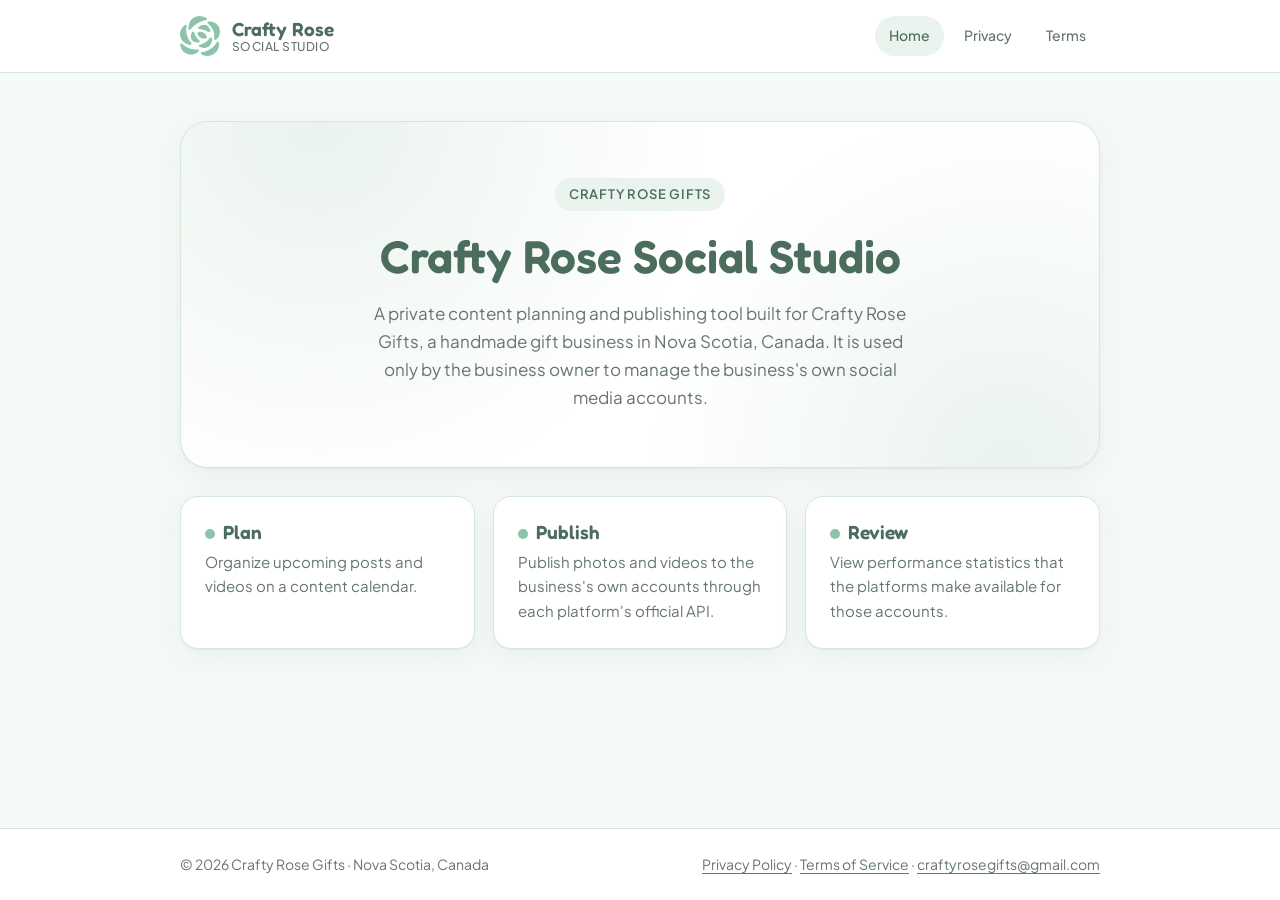
<file: index.html>
<!doctype html>
<html lang="en-CA">
<head>
  <meta charset="utf-8">
  <meta name="viewport" content="width=device-width, initial-scale=1">
  <title>Crafty Rose Social Studio</title>
  <meta name="description" content="Crafty Rose Social Studio is the private social media planning and publishing tool for Crafty Rose Gifts, a handmade gift business in Nova Scotia.">
  <link rel="icon" href="rose64.png" type="image/png"><link rel="apple-touch-icon" href="rose180.png">
  <link rel="preconnect" href="https://fonts.googleapis.com">
  <link rel="preconnect" href="https://fonts.gstatic.com" crossorigin>
  <link href="https://fonts.googleapis.com/css2?family=Fredoka:wght@500;600&family=Plus+Jakarta+Sans:wght@400;500;600&display=swap" rel="stylesheet">
  <link rel="stylesheet" href="styles.css">
</head>
<body>
  <header class="site-header">
    <div class="inner">
      <a class="brand" href="./">
        <img class="brand-mark" src="rose.png" alt="">
        <span class="brand-name">Crafty Rose<small>SOCIAL STUDIO</small></span>
      </a>
      <nav>
        <a href="./" aria-current="page">Home</a>
        <a href="privacy.html">Privacy</a>
        <a href="terms.html">Terms</a>
      </nav>
    </div>
  </header>

  <main>
    <section class="hero">
      <span class="eyebrow">Crafty Rose Gifts</span>
      <h1>Crafty Rose Social Studio</h1>
      <p>A private content planning and publishing tool built for Crafty Rose Gifts, a handmade gift business in Nova Scotia, Canada. It is used only by the business owner to manage the business's own social media accounts.</p>
    </section>

    <section class="cards" aria-label="What the studio does">
      <div class="card">
        <h3><span class="dot"></span>Plan</h3>
        <p>Organize upcoming posts and videos on a content calendar.</p>
      </div>
      <div class="card">
        <h3><span class="dot"></span>Publish</h3>
        <p>Publish photos and videos to the business's own accounts through each platform's official API.</p>
      </div>
      <div class="card">
        <h3><span class="dot"></span>Review</h3>
        <p>View performance statistics that the platforms make available for those accounts.</p>
      </div>
    </section>
  </main>

  <footer class="site-footer">
    <div class="inner">
      <span>&copy; 2026 Crafty Rose Gifts &middot; Nova Scotia, Canada</span>
      <span><a href="privacy.html">Privacy Policy</a> &middot; <a href="terms.html">Terms of Service</a> &middot; <a href="mailto:craftyrosegifts@gmail.com">craftyrosegifts@gmail.com</a></span>
    </div>
  </footer>
</body>
</html>
</file>
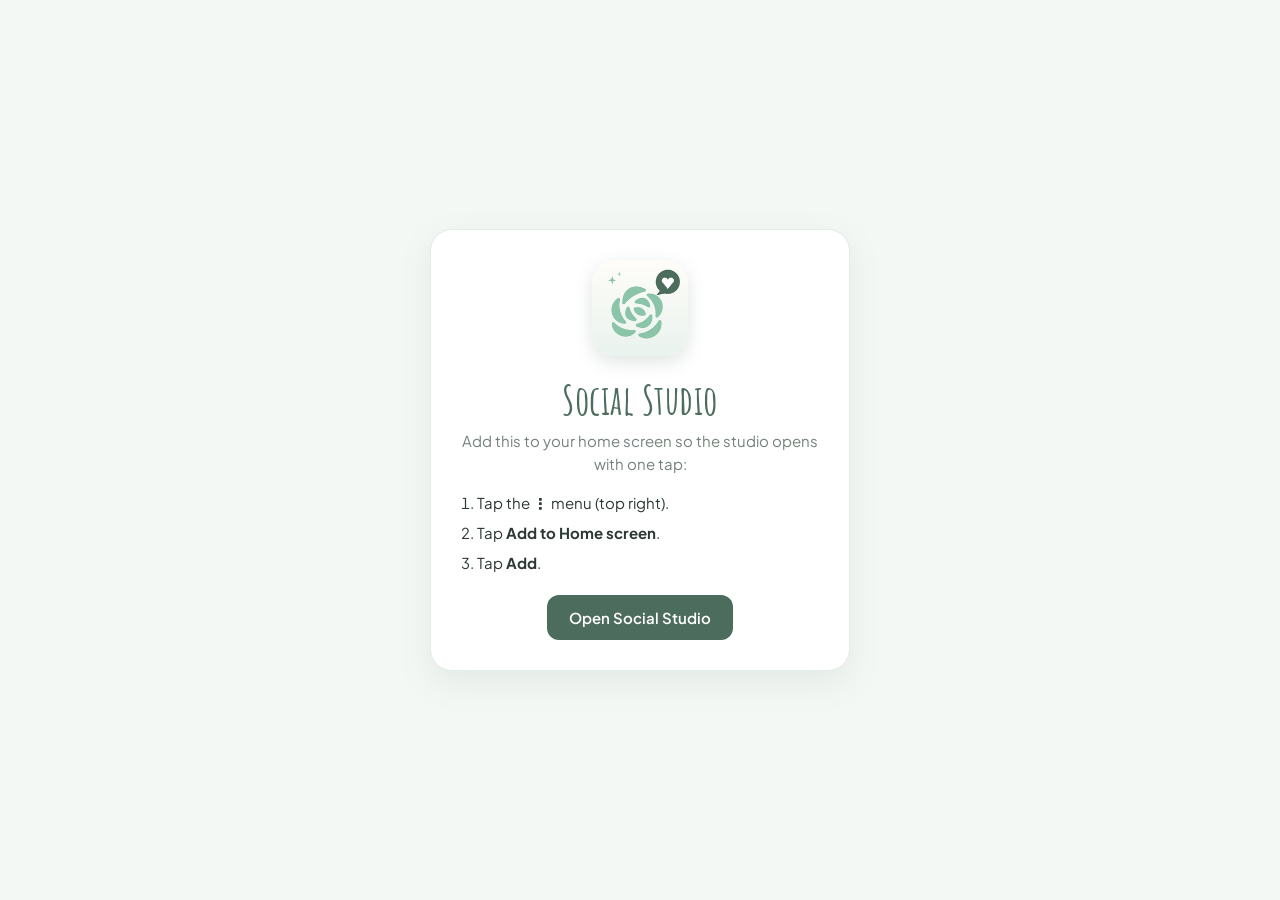
<file: social/index.html>
<!doctype html>
<html lang="en">
<head>
  <meta charset="utf-8">
  <meta name="viewport" content="width=device-width, initial-scale=1">
  <title>Social Studio</title>
  <meta name="robots" content="noindex">
  <meta name="theme-color" content="#8BC4A9">
  <meta name="apple-mobile-web-app-title" content="Social Studio">
  <link rel="apple-touch-icon" href="icon-180.png">
  <link rel="icon" type="image/png" sizes="192x192" href="icon-192.png">
  <link rel="manifest" href="manifest.webmanifest">
  <link rel="preconnect" href="https://fonts.googleapis.com">
  <link rel="preconnect" href="https://fonts.gstatic.com" crossorigin>
  <link href="https://fonts.googleapis.com/css2?family=Amatic+SC:wght@700&family=Plus+Jakarta+Sans:wght@400;600&display=swap" rel="stylesheet">
  <style>
    :root { --green: #8BC4A9; --forest: #4C6D5E; --ink: #2C3832; --muted: #74827A; --bg: #F4F8F5; }
    * { box-sizing: border-box; }
    body { margin: 0; min-height: 100vh; display: grid; place-items: center; background: var(--bg); color: var(--ink);
      font-family: "Plus Jakarta Sans", system-ui, sans-serif; padding: 24px 16px; }
    .card { background: #fff; border: 1px solid #E4ECE7; border-radius: 22px; padding: 30px 24px; max-width: 420px; width: 100%;
      text-align: center; box-shadow: 0 12px 34px rgba(76,109,94,.10); }
    .icon { width: 96px; height: 96px; border-radius: 22px; box-shadow: 0 6px 18px rgba(76,109,94,.18); }
    h1 { font-family: "Amatic SC", cursive; font-size: 40px; color: var(--forest); margin: 14px 0 4px; letter-spacing: .5px; }
    p { color: var(--muted); line-height: 1.55; margin: 0 0 16px; font-size: 15px; }
    .btn { display: inline-block; background: var(--forest); color: #fff; text-decoration: none; font-weight: 600;
      padding: 13px 22px; border-radius: 12px; font-size: 15px; }
    ol { text-align: left; margin: 6px 0 20px; padding-left: 22px; line-height: 1.6; font-size: 15px; }
    li { margin-bottom: 6px; }
    .dots span { display: inline-block; width: 9px; height: 9px; margin: 0 4px; border-radius: 50%; background: var(--green);
      animation: b 1s infinite ease-in-out; }
    .dots span:nth-child(2) { animation-delay: .15s; } .dots span:nth-child(3) { animation-delay: .3s; }
    @keyframes b { 0%, 80%, 100% { transform: scale(.6); opacity: .5; } 40% { transform: scale(1); opacity: 1; } }
    [hidden] { display: none !important; }
  </style>
</head>
<body>
  <div class="card">
    <img class="icon" src="icon-180.png" alt="">
    <h1>Social Studio</h1>

    <div id="opening">
      <p>Opening your studio…</p>
      <div class="dots"><span></span><span></span><span></span></div>
      <p style="margin-top:18px"><a class="btn" id="openLink" href="#">Open Social Studio</a></p>
    </div>

    <div id="install" hidden>
      <p>Add this to your home screen so the studio opens with one tap:</p>
      <ol id="steps"></ol>
      <a class="btn" id="openLink2" href="#">Open Social Studio</a>
    </div>
  </div>

  <script>
    var STUDIO = 'https://script.google.com/macros/s/AKfycbxJD6pKwqLNXyNphf1NmXgIlIDe3TudZhJnWEnlnC4jZKDOry4BC-nFaE3iBtJRfwSI/exec';
    document.getElementById('openLink').href = STUDIO;
    document.getElementById('openLink2').href = STUDIO;
    // Home screen shortcut opens /social/?go and jumps straight into the studio.
    // Any other visit (e.g. typing studio.craftyrosegifts.ca/social) shows this setup screen.
    if (/[?&]go\b/.test(location.search)) {
      location.replace(STUDIO);
    } else {
      // Save the shortcut address as ?go so the home screen icon opens the studio directly.
      try { history.replaceState(null, '', location.pathname + '?go'); } catch (e) { /* ignore */ }
      var ios = /iPhone|iPad|iPod/.test(navigator.userAgent);
      document.getElementById('steps').innerHTML = ios
        ? '<li>In <strong>Safari</strong>, tap the <strong>Share</strong> button (square with an arrow).</li><li>Scroll down and tap <strong>Add to Home Screen</strong>.</li><li>Check the icon shows the rose, then tap <strong>Add</strong>.</li>'
        : '<li>Tap the <strong>⋮</strong> menu (top right).</li><li>Tap <strong>Add to Home screen</strong>.</li><li>Tap <strong>Add</strong>.</li>';
      document.getElementById('opening').hidden = true;
      document.getElementById('install').hidden = false;
    }
  </script>
</body>
</html>
</file>
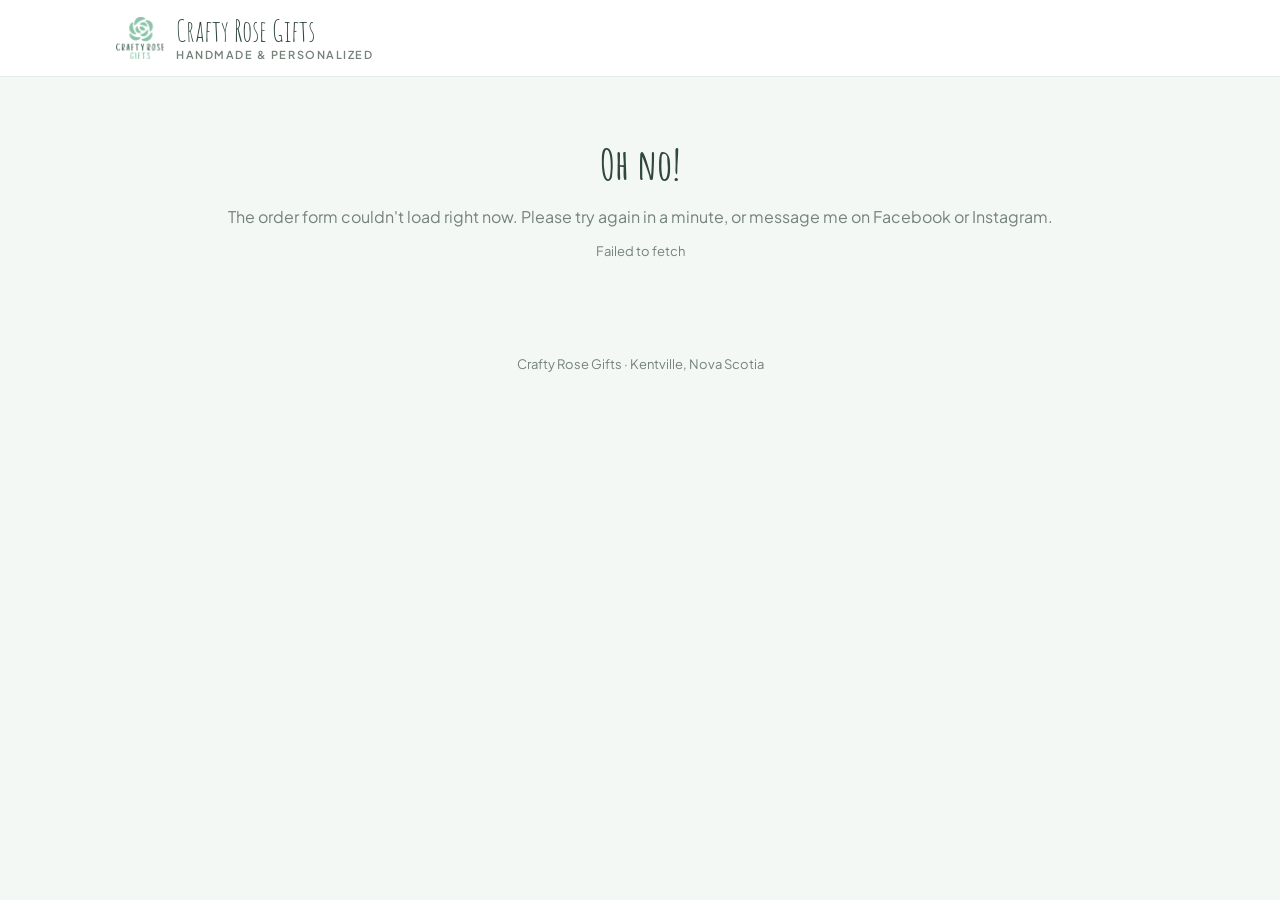
<file: order.html>
<!doctype html>
<html lang="en-CA">
<head>
<meta charset="utf-8">
<meta name="viewport" content="width=device-width, initial-scale=1, viewport-fit=cover">
<title>Order · Crafty Rose Gifts</title>
<meta name="description" content="Order a handmade, personalized gift from Crafty Rose Gifts in Kentville, Nova Scotia.">
<link rel="icon" href="rose64.png" type="image/png"><link rel="apple-touch-icon" href="rose180.png">
<meta property="og:title" content="Order a custom gift · Crafty Rose Gifts">
<meta property="og:description" content="Handmade & personalized gifts from Kentville, Nova Scotia. Pick a product, tell me how to personalize it, and I'll confirm everything before you pay.">
<meta property="og:image" content="https://studio.craftyrosegifts.ca/logo.png">
<link rel="preconnect" href="https://fonts.googleapis.com"><link rel="preconnect" href="https://fonts.gstatic.com" crossorigin>
<link href="https://fonts.googleapis.com/css2?family=Amatic+SC:wght@700&family=Plus+Jakarta+Sans:wght@400;500;600;700&display=swap" rel="stylesheet">
<style>
:root{--forest:#4C6D5E;--forest-700:#3D5A4D;--forest-800:#2F473C;--green:#88C4A9;--sage-25:#FAFCFA;--sage-50:#F4F8F5;--sage-100:#EAF3EE;--sage-200:#D3E5DA;--line:#E4ECE7;--ink:#2C3832;--muted:#74827A;--red:#A8464C;--amber:#94661A;--white:#fff;--r:16px;--shadow:0 6px 22px rgba(47,71,60,.08)}
*{box-sizing:border-box}
html{-webkit-text-size-adjust:100%}
body{margin:0;font-family:"Plus Jakarta Sans",system-ui,-apple-system,sans-serif;color:var(--ink);background:var(--sage-50);-webkit-font-smoothing:antialiased;overflow-x:hidden}
img{max-width:100%;display:block}
button,input,select,textarea{font:inherit;color:inherit}
.wrap{max-width:1080px;margin:0 auto;padding:0 16px}
header.top{background:var(--white);border-bottom:1px solid var(--line)}
header.top .wrap{display:flex;align-items:center;gap:12px;padding-top:14px;padding-bottom:14px}
header.top img{width:48px;height:48px;object-fit:contain}
.brand{font-family:"Amatic SC",cursive;font-size:30px;line-height:1;color:var(--forest-800)}
.brand small{display:block;font-family:"Plus Jakarta Sans",sans-serif;font-size:11px;letter-spacing:.14em;color:var(--muted);font-weight:600;margin-top:3px}
.hero{padding:28px 0 8px}
.hero h1{font-family:"Amatic SC",cursive;font-size:46px;line-height:1;margin:0 0 10px;color:var(--forest-800)}
.hero p{margin:0 0 8px;max-width:680px;line-height:1.55}
.steps{display:flex;flex-wrap:wrap;gap:8px;margin:14px 0 0;padding:0;list-style:none}
.steps li{background:var(--white);border:1px solid var(--line);border-radius:999px;padding:6px 12px;font-size:13px;font-weight:600;color:var(--forest-700)}
.steps b{color:var(--forest);margin-right:4px}
.olink{background:#E8F1EA;border:1px solid #C9DCCD;border-radius:12px;padding:12px 16px;margin:0 0 14px;font-size:15px;line-height:1.5;color:var(--forest-800)}
.olink b{font-size:17px}
.note{background:#FFF6E5;border-radius:12px;padding:10px 14px;font-size:14px;line-height:1.5;margin:14px 0 0;color:#5B4513}
.cats{display:flex;gap:8px;overflow-x:auto;padding:18px 0 4px;scrollbar-width:none}
.cats::-webkit-scrollbar{display:none}
.cat{flex:none;border:1px solid var(--line);background:var(--white);border-radius:999px;padding:8px 14px;font-weight:600;font-size:14px;cursor:pointer;color:var(--forest-700)}
.cat.on{background:var(--forest);color:#fff;border-color:var(--forest)}
.grid{display:grid;grid-template-columns:repeat(auto-fill,minmax(230px,1fr));gap:16px;padding:14px 0 30px}
.card{background:var(--white);border:1px solid var(--line);border-radius:var(--r);overflow:hidden;cursor:pointer;text-align:left;padding:0;display:flex;flex-direction:column;transition:box-shadow .15s,transform .15s}
.card:hover{box-shadow:var(--shadow);transform:translateY(-2px)}
.card .ph{aspect-ratio:1;background:var(--sage-100);overflow:hidden;position:relative}
.card .ph img{width:100%;height:100%;object-fit:cover}
img.nophoto{background:#E8F1EA}
.card .ph .noimg{position:absolute;inset:0;display:flex;align-items:center;justify-content:center;font-family:"Amatic SC",cursive;font-size:34px;color:var(--forest)}
.card .bd{padding:12px 14px 14px;display:flex;flex-direction:column;gap:4px}
.card .nm{font-weight:700;font-size:16px}
.card .pr{color:var(--forest);font-weight:700}
.card .pr small{color:var(--muted);font-weight:500}
.card .ds{font-size:13px;color:var(--muted);display:-webkit-box;-webkit-line-clamp:2;-webkit-box-orient:vertical;overflow:hidden}
.btn{display:inline-flex;align-items:center;justify-content:center;gap:8px;border:0;border-radius:12px;height:48px;padding:0 20px;font-weight:700;cursor:pointer;font-size:16px;text-decoration:none}
.btn-p{background:var(--forest);color:#fff}.btn-p:hover{background:var(--forest-700)}
.btn-s{background:var(--white);color:var(--forest-800);border:1px solid var(--line)}
.btn[disabled]{opacity:.6;cursor:wait}
.btn-w{width:100%}
/* sheet */
.ov{position:fixed;inset:0;background:rgba(30,45,38,.45);z-index:20;display:none}
.ov.on{display:block}
.sheet{position:fixed;z-index:21;background:var(--sage-25);display:none;flex-direction:column;right:0;top:0;bottom:0;width:min(560px,100%);box-shadow:-10px 0 40px rgba(0,0,0,.12)}
.sheet.on{display:flex}
.sh-head{display:flex;align-items:center;gap:10px;padding:14px 16px;background:var(--white);border-bottom:1px solid var(--line)}
.sh-head h2{margin:0;font-family:"Amatic SC",cursive;font-size:32px;line-height:1;color:var(--forest-800);flex:1;min-width:0}
.x{width:40px;height:40px;border-radius:50%;border:0;background:var(--sage-100);cursor:pointer;font-size:20px;line-height:1;flex:none}
.sh-body{flex:1;overflow-y:auto;-webkit-overflow-scrolling:touch;padding:16px;overscroll-behavior:contain}
.sh-foot{padding:12px 16px calc(12px + env(safe-area-inset-bottom));background:var(--white);border-top:1px solid var(--line);display:flex;align-items:center;gap:12px}
.sh-foot .tot{flex:1;font-size:13px;color:var(--muted)}
.sh-foot .tot b{display:block;font-size:20px;color:var(--ink)}
@media (max-width:640px){.sheet{top:auto;height:92vh;height:92dvh;width:100%;border-radius:20px 20px 0 0}}
.gal{display:flex;gap:8px;overflow-x:auto;scroll-snap-type:x mandatory;margin:0 -16px 6px;padding:0 16px 6px;scrollbar-width:thin}
.gal figure{margin:0;flex:none;width:82%;max-width:380px;scroll-snap-align:start}
.gal img{width:100%;aspect-ratio:1;object-fit:cover;border-radius:14px;background:var(--sage-100)}
.gal figcaption{font-size:12px;color:var(--muted);margin-top:4px}
.gal .tag{display:inline-block;background:var(--sage-100);color:var(--forest-700);font-weight:700;font-size:11px;border-radius:6px;padding:2px 6px;margin-right:4px}
.desc{line-height:1.55;margin:10px 0}
.pnote{font-size:13px;background:var(--sage-100);border-radius:10px;padding:8px 12px;color:var(--forest-800)}
.bulk{display:flex;flex-wrap:wrap;gap:6px;margin:6px 0 2px}.bulk span{font-size:13px;font-weight:700;color:var(--forest-800);background:#FFF3D6;border:1px solid #F1D9A0;border-radius:999px;padding:3px 10px}
.bulk-now{font-size:14px;color:var(--forest-800);margin-top:6px}.bulk-now:empty{display:none}
.opts{display:grid;grid-template-columns:repeat(auto-fill,minmax(140px,1fr));gap:8px;margin-top:8px}.opb{display:flex;flex-direction:column;align-items:flex-start;gap:2px;border:1.5px solid var(--line);background:var(--white);border-radius:12px;padding:10px 12px;font:inherit;font-size:15px;text-align:left;cursor:pointer;color:var(--ink);min-height:56px}.opb b{color:var(--forest);font-size:15px}.opb.on{border-color:var(--forest);background:var(--sage-100);box-shadow:0 0 0 1px var(--forest)}
.card .bk{display:block;font-size:12px;color:#8A6417;font-weight:700;margin-top:2px}
.blk{margin-top:20px}
.lbl{font-weight:700;margin-bottom:8px;display:block}
.lbl .req{color:var(--red)}
.lbl small{font-weight:500;color:var(--muted)}
.input{width:100%;border:1px solid var(--line);background:var(--white);border-radius:12px;height:48px;padding:0 14px;font-size:16px}
textarea.input{height:auto;min-height:90px;padding:12px 14px;resize:vertical}
.input:focus{outline:2px solid var(--green);border-color:var(--green)}
input[type=date].input{max-width:100%;-webkit-appearance:none;appearance:none}
.dsearch{margin-bottom:10px}
.designs{display:grid;grid-template-columns:repeat(auto-fill,minmax(110px,1fr));gap:10px}
.dz{border:2px solid var(--line);background:var(--white);border-radius:14px;padding:6px;cursor:pointer;text-align:center;font-size:13px;font-weight:600}
.dz img,.dz .ni{width:100%;aspect-ratio:1;object-fit:cover;border-radius:9px;background:var(--sage-100);margin-bottom:6px}
.dz .ni{display:flex;align-items:center;justify-content:center;color:var(--forest);font-family:"Amatic SC",cursive;font-size:24px}
.dz small{display:block;color:var(--forest);font-weight:700}
.dz.on{border-color:var(--forest);box-shadow:0 0 0 3px var(--sage-200)}
.sw{display:flex;flex-wrap:wrap;gap:10px}
.swb{border:2px solid var(--line);background:var(--white);border-radius:12px;cursor:pointer;display:flex;align-items:center;gap:8px;padding:5px 12px 5px 5px;font-weight:600;font-size:14px;min-height:44px}
.swb img{width:34px;height:34px;border-radius:8px;object-fit:cover}
.swb.np{padding-left:12px}
.swb.on{border-color:var(--forest);box-shadow:0 0 0 3px var(--sage-200)}
.none{font-size:13px;color:var(--red)}
.chk{display:flex;gap:10px;align-items:center;background:var(--white);border:1px solid var(--line);border-radius:12px;padding:12px 14px;cursor:pointer;margin-bottom:8px}
.chk input{width:20px;height:20px;accent-color:var(--forest);flex:none}
.chk span{flex:1}
.chk b{color:var(--forest)}
.qty{display:flex;align-items:center;gap:6px}
.qty button{width:44px;height:44px;border-radius:12px;border:1px solid var(--line);background:var(--white);font-size:20px;cursor:pointer}
.qty input{width:64px;text-align:center}
.upl{display:flex;align-items:center;gap:10px;flex-wrap:wrap}
.upl img{width:64px;height:64px;border-radius:10px;object-fit:cover}
.tips{background:#FCEFF2;border:1px solid #F3C9D3;border-radius:14px;padding:14px 16px;margin-top:20px;font-size:14px;line-height:1.55;color:#4A2A33}
.tips .t-head{font-weight:700;margin-bottom:6px;color:#7A3446}
.tips ol{margin:0;padding-left:20px}
.tips li{margin:4px 0}
.tips .t-foot{margin-top:8px;font-weight:600}
.upl .ok{font-size:13px;color:var(--forest);font-weight:600}
.err{color:var(--red);font-size:14px;font-weight:600;margin-top:10px}
/* cart */
.cartbar{position:sticky;bottom:0;z-index:10;background:var(--white);border-top:1px solid var(--line);box-shadow:0 -6px 20px rgba(47,71,60,.07);display:none}
.cartbar.on{display:block}
.cartbar .wrap{display:flex;align-items:center;gap:12px;padding-top:10px;padding-bottom:calc(10px + env(safe-area-inset-bottom))}
.cartbar .t{flex:1;font-size:14px;color:var(--muted)}
.cartbar .t b{display:block;color:var(--ink);font-size:18px}
.line{background:var(--white);border:1px solid var(--line);border-radius:14px;padding:12px 14px;margin-bottom:10px;display:flex;gap:12px}
.line img{width:56px;height:56px;border-radius:10px;object-fit:cover;flex:none;background:var(--sage-100)}
.line .m{flex:1;min-width:0}
.line .n{font-weight:700}
.line .d{font-size:13px;color:var(--muted);overflow-wrap:anywhere}
.line .p{font-weight:700;color:var(--forest);white-space:nowrap}
.line .rm{border:0;background:none;color:var(--red);font-weight:600;cursor:pointer;padding:4px 0;font-size:13px}
.sum{display:flex;justify-content:space-between;font-weight:700;font-size:18px;padding:8px 2px}
.seg{display:grid;grid-template-columns:repeat(3,1fr);gap:8px}
.seg label{border:2px solid var(--line);background:var(--white);border-radius:12px;padding:10px 6px;text-align:center;cursor:pointer;font-weight:600;font-size:14px}
.seg input{position:absolute;opacity:0;pointer-events:none}
.seg label.on{border-color:var(--forest);background:var(--sage-100)}
.row2{display:grid;grid-template-columns:1fr 1fr;gap:10px}
@media (max-width:520px){.row2{grid-template-columns:1fr}}
.hp{position:absolute;left:-9999px;width:1px;height:1px;overflow:hidden}
.state{text-align:center;padding:60px 16px;color:var(--muted)}
.state h2{font-family:"Amatic SC",cursive;font-size:42px;color:var(--forest-800);margin:0 0 8px}
.spin{width:34px;height:34px;border:3px solid var(--sage-200);border-top-color:var(--forest);border-radius:50%;animation:sp 1s linear infinite;margin:0 auto 14px}
@keyframes sp{to{transform:rotate(360deg)}}
@media (max-width:520px){.grid{grid-template-columns:1fr 1fr;gap:10px}.card .bd{padding:10px}.card .nm{font-size:14px}.card .ds{display:none}}
footer{text-align:center;color:var(--muted);font-size:13px;padding:24px 16px 40px}
footer a{color:var(--forest)}
</style>
</head>
<body>
<header class="top"><div class="wrap">
  <img src="logo.png" alt="">
  <div class="brand">Crafty Rose Gifts<small>HANDMADE &amp; PERSONALIZED</small></div>
</div></header>

<main class="wrap" id="app"><div class="state"><div class="spin"></div>Loading products…</div></main>

<div class="cartbar" id="cartbar"><div class="wrap">
  <div class="t" id="cartTxt"></div>
  <button class="btn btn-p" type="button" id="cartBtn">Review order</button>
</div></div>

<div class="ov" id="ov"></div>
<section class="sheet" id="sheet" role="dialog" aria-modal="true" aria-labelledby="shTitle">
  <div class="sh-head"><h2 id="shTitle"></h2><button class="x" type="button" id="shClose" aria-label="Close">×</button></div>
  <div class="sh-body" id="shBody"></div>
  <div class="sh-foot" id="shFoot"></div>
</section>

<footer id="foot">Crafty Rose Gifts · Kentville, Nova Scotia</footer>

<script>
var API = 'https://script.google.com/macros/s/AKfycbzg84RXS8672czlZKC7Y78cQ2ieEuD6-y3MO1_yFlNdU67Vxj4zXEDIMLaPXWYfZbo/exec';
var CAT = null, CART = [], FILTER = 'All', CUR = null;
/* Order form link (Nov 2026): order.html?o=<link> lets a customer choose the items for an order Sara already has.
   Their choices replace that order's items (no new order). The link works once. */
var LINK = (function () { var m = /[?&]o=([a-f0-9]{40})(?:&|$)/.exec(location.search); return m ? m[1] : ''; })(), LINKINFO = null;
var CART_KEY = LINK ? 'crg_cart_o' + LINK.slice(0, 10) : 'crg_cart';
var $ = function (s, r) { return (r || document).querySelector(s); };
function esc(t) { return String(t == null ? '' : t).replace(/[&<>"']/g, function (c) { return { '&': '&amp;', '<': '&lt;', '>': '&gt;', '"': '&quot;', "'": '&#39;' }[c]; }); }
function money(n) { n = Number(n) || 0; return '$' + (n % 1 ? n.toFixed(2) : n.toFixed(0)); }
function money2(n) { return '$' + (Number(n) || 0).toFixed(2); }
function api(params, body) {
  var url = API + '?' + Object.keys(params).map(function (k) { return k + '=' + encodeURIComponent(params[k]); }).join('&');
  var opt = body ? { method: 'POST', headers: { 'Content-Type': 'text/plain;charset=utf-8' }, body: JSON.stringify(body) } : {};
  return fetch(url, opt).then(function (r) { return r.json(); }).then(function (j) { if (!j.ok) throw new Error(j.error || 'Something went wrong.'); return j.data; });
}
/* Each new order gets its own submission ID. A retry of the SAME order (after an error or a lost
   connection) re-sends the same ID, so it can't be saved twice. Any change to the order, or a
   successful send, starts a new ID. */
var PENDING = null;
function newSubmissionId() {
  try { if (window.crypto && crypto.randomUUID) return crypto.randomUUID(); } catch (e) {}
  return 'S' + Date.now().toString(36) + Math.random().toString(36).slice(2, 12) + Math.random().toString(36).slice(2, 12);
}
function sigOf(t) { var h = 0; for (var i = 0; i < t.length; i++) h = ((h << 5) - h + t.charCodeAt(i)) | 0; return t.length + ':' + h; }
function submissionFor(body) {
  var sig = sigOf(JSON.stringify(body));
  if (!PENDING) { try { PENDING = JSON.parse(localStorage.getItem('crg_pending') || 'null'); } catch (e) { PENDING = null; } }
  if (!PENDING || PENDING.sig !== sig) {
    PENDING = { id: newSubmissionId(), sig: sig };
    try { localStorage.setItem('crg_pending', JSON.stringify(PENDING)); } catch (e) {}
  }
  return PENDING.id;
}
function submissionDone() { PENDING = null; try { localStorage.removeItem('crg_pending'); } catch (e) {} }
function saveCart() { try { localStorage.setItem(CART_KEY, JSON.stringify(CART, function (k, v) { return k === 'data' || k === 'preview' ? undefined : v; })); } catch (e) {} }
function loadCart() { try { CART = JSON.parse(localStorage.getItem(CART_KEY) || '[]') || []; } catch (e) { CART = []; } }
function prod(id) { return CAT.products.filter(function (p) { return p.id === id; })[0]; }
/* Photos (Nov 2026): load Drive photos straight from Google's image server (lh3.googleusercontent.com), which some
   blockers and networks allow when drive.google.com is stopped. If that fails the drive.google.com address is tried,
   and if both fail a plain placeholder is shown instead of a broken image. */
var PHOTO_PLACEHOLDER = 'data:image/svg+xml;charset=utf-8,' + encodeURIComponent('<svg xmlns="http://www.w3.org/2000/svg" viewBox="0 0 100 100"><rect width="100" height="100" fill="#E8F1EA"/><g fill="none" stroke="#7FA088" stroke-width="3" stroke-linejoin="round"><rect x="28" y="32" width="44" height="36" rx="5"/><circle cx="41" cy="44" r="5"/><path d="M30 64l14-13 9 8 7-6 10 10"/></g></svg>');
function directPhoto(url) {
  var m = /^https:\/\/drive\.google\.com\/thumbnail\?id=([A-Za-z0-9_-]+)(?:&sz=(w\d+|h\d+|s\d+))?/.exec(String(url || ''));
  return m ? 'https://lh3.googleusercontent.com/d/' + m[1] + '=' + (m[2] || 'w1200') : '';
}
function imgSrc(url) {
  var d = directPhoto(url);
  return d ? 'src="' + esc(d) + '" data-alt="' + esc(url) + '"' : 'src="' + esc(url) + '" data-alt=""';
}
document.addEventListener('error', function (e) {
  var img = e.target;
  if (!img || img.tagName !== 'IMG' || !img.hasAttribute('data-alt')) return;
  var alt = img.getAttribute('data-alt');
  if (alt) { img.setAttribute('data-alt', ''); img.src = alt; return; }      // second try: the drive.google.com address
  img.removeAttribute('data-alt'); img.classList.add('nophoto'); img.src = PHOTO_PLACEHOLDER;   // both failed
}, true);
function firstPhoto(p) { var x = p.photos.filter(function (f) { return f.kind !== 'example'; })[0] || p.photos[0]; return x ? x.url : ''; }

/* ---------- catalog ---------- */
function load() {
  loadCart();
  var info = LINK ? api({ action: 'proof', t: 'L' + LINK }) : Promise.resolve(null);
  Promise.all([api({ action: 'catalog' }), info]).then(function (res) {
    var d = res[0], li = res[1] && res[1].orderLink;
    if (LINK && !li) throw new Error('This link couldn\'t be checked right now.');
    if (li && !li.ok) {
      $('#app').innerHTML = '<div class="state"><h2>' + (li.used ? 'Already sent' : 'Link not working') + '</h2><p>' + esc(li.message) + '</p></div>';
      $('#cartbar').classList.remove('on');
      return;
    }
    if (li) {
      LINKINFO = li;
      CONTACT.name = li.contact.name || CONTACT.name; CONTACT.email = li.contact.email || CONTACT.email; CONTACT.phone = li.contact.phone || CONTACT.phone;
    }
    CAT = d;
    // drop cart items that no longer exist
    CART = CART.filter(function (c) { return prod(c.productId); }); saveCart();
    render();
  }).catch(function (e) {
    $('#app').innerHTML = '<div class="state"><h2>Oh no!</h2><p>The order form couldn\'t load right now. Please try again in a minute, or message me on Facebook or Instagram.</p><p style="font-size:13px">' + esc(e.message) + '</p></div>';
  });
}
function render() {
  var s = CAT.settings || {};
  if (s.instagram || s.facebook || s.email) $('#foot').innerHTML = esc(s.businessName || 'Crafty Rose Gifts') + ' · Kentville, Nova Scotia' +
    (s.email ? '<br><a href="mailto:' + esc(s.email) + '">' + esc(s.email) + '</a>' : '') +
    (s.instagram ? ' · Instagram ' + esc(s.instagram) : '') + (s.facebook ? ' · Facebook ' + esc(s.facebook) : '');
  if (CAT.closed) {
    $('#app').innerHTML = '<div class="state"><h2>Taking a little break</h2><p>The order form is closed right now. Please message me on Facebook or Instagram and I\'ll help you out!</p></div>';
    return;
  }
  var pcats = function (p) { return Array.isArray(p.categories) && p.categories.length ? p.categories : [p.category]; };   // a product can be in more than one category
  var cats = ['All'].concat([].concat.apply([], CAT.products.map(pcats)).filter(function (c, i, a) { return c && a.indexOf(c) === i; }).sort(function (a, b) { return a.localeCompare(b); }));
  if (cats.indexOf(FILTER) < 0) FILTER = 'All';
  var list = CAT.products.filter(function (p) { return FILTER === 'All' || pcats(p).indexOf(FILTER) >= 0; });
  $('#app').innerHTML =
    '<section class="hero">' + (LINKINFO ? '<div class="olink" id="olink"><b>Choosing items for order ' + esc(LINKINFO.number) + '</b><br>Hi ' + esc(LINKINFO.firstName || 'there') +
      '! Pick your items below, then tap <b>Send my choices</b>. Your choices go straight onto your order, no new order is made.</div>' : '') +
    '<h1>' + (LINKINFO ? 'Choose your items' : 'Order a custom gift') + '</h1>' +
    (s.intro ? '<p>' + esc(s.intro) + '</p>' : '') +
    '<ul class="steps"><li><b>1</b>Pick your items</li><li><b>2</b>Tell me how to personalize them</li><li><b>3</b>I confirm the details &amp; price</li><li><b>4</b>Pay &amp; I make it</li></ul>' +
    (s.note ? '<div class="note">' + esc(s.note) + '</div>' : '') + '</section>' +
    (cats.length > 2 ? '<div class="cats">' + cats.map(function (c) { return '<button class="cat' + (c === FILTER ? ' on' : '') + '" type="button" data-cat="' + esc(c) + '">' + esc(c) + '</button>'; }).join('') + '</div>' : '') +
    (list.length ? '<div class="grid">' + list.map(function (p) {
      var ph = firstPhoto(p);
      return '<button class="card" type="button" data-p="' + esc(p.id) + '"><div class="ph">' + (ph ? '<img ' + imgSrc(ph) + ' alt="" loading="lazy">' : '<div class="noimg">' + esc(p.name) + '</div>') + '</div>' +
        '<div class="bd"><div class="nm">' + esc(p.name) + '</div><div class="pr">' + ((p.options || []).length ? 'From ' + money(optFrom(p)) : money(p.price)) + (p.addons.length || p.designs.some(function (d) { return d.price; }) ? ' <small>+ options</small>' : '') + '</div>' +
        ((p.bulk || []).length ? '<span class="bk">Bulk savings from ' + p.bulk[0].min + '+</span>' : '') +
        (p.description ? '<div class="ds">' + esc(p.description) + '</div>' : '') + '</div></button>';
    }).join('') + '</div>' : '<div class="state"><p>New products are coming soon!</p></div>');
  cartBar();
}
document.addEventListener('click', function (e) {
  var c = e.target.closest('[data-cat]'); if (c) { FILTER = c.getAttribute('data-cat'); render(); return; }
  var p = e.target.closest('[data-p]'); if (p) openProduct(p.getAttribute('data-p'));
});

/* ---------- sheet ---------- */
function openSheet(title, body, foot) {
  $('#shTitle').textContent = title; $('#shBody').innerHTML = body; $('#shFoot').innerHTML = foot;
  $('#shBody').scrollTop = 0;
  $('#ov').classList.add('on'); $('#sheet').classList.add('on'); document.body.style.overflow = 'hidden';
}
function closeSheet() { $('#ov').classList.remove('on'); $('#sheet').classList.remove('on'); document.body.style.overflow = ''; CUR = null; }
$('#ov').addEventListener('click', closeSheet); $('#shClose').addEventListener('click', closeSheet);
document.addEventListener('keydown', function (e) { if (e.key === 'Escape') closeSheet(); });

/* ---------- product ---------- */
function openProduct(id, editIdx) {
  var p = prod(id); if (!p) return;
  var old = editIdx != null ? CART[editIdx] : null;
  CUR = { p: p, editIdx: editIdx, option: old ? old.option || '' : ((p.options || []).length === 1 ? p.options[0].id : ''), qty: old ? old.qty : 1, design: old ? old.design : '', variants: old ? JSON.parse(JSON.stringify(old.variants)) : {}, addons: old ? old.addons.slice() : [], answers: old ? JSON.parse(JSON.stringify(old.answers)) : {} };
  var gal = p.photos.length ? '<div class="gal">' + p.photos.map(function (f) {
    return '<figure><img ' + imgSrc(f.url) + ' alt="' + esc(f.caption || p.name) + '" loading="lazy"><figcaption>' + (f.kind === 'example' ? '<span class="tag">Finished example</span>' : '') + esc(f.caption) + '</figcaption></figure>';
  }).join('') + '</div>' : '';
  var h = gal + '<div class="pr" id="pPr" style="font-weight:700;color:var(--forest);font-size:20px">' + priceHead(p, CUR.option) + '</div>' +
    ((p.bulk || []).length ? '<div class="bulk">' + p.bulk.map(function (lv) { return '<span>' + esc(bulkText(lv)) + '</span>'; }).join('') + '</div>' : '') +
    (p.description ? '<p class="desc">' + esc(p.description) + '</p>' : '') +
    (p.note ? '<div class="pnote">' + esc(p.note) + '</div>' : '') +
    (p.needsProof ? '<div class="pnote">I\'ll send you a proof of this item to approve before you pay.</div>' : '');
  if ((p.options || []).length) {   // Product options step (Nov 2026)
    h += '<div class="blk"><span class="lbl">Choose an option <span class="req">*</span></span><div class="opts">' + p.options.map(function (o) {
      return '<button class="opb' + (CUR.option === o.id ? ' on' : '') + '" type="button" data-opt="' + esc(o.id) + '"><span>' + esc(o.name) + '</span><b>' + money(o.price) + '</b></button>';
    }).join('') + '</div></div>';
  }
  if (p.designs.length) {
    h += '<div class="blk"><span class="lbl">Choose a design <span class="req">*</span> <small>(' + p.designs.length + ' to choose from)</small></span>' +
      (p.designs.length > 12 ? '<input class="input dsearch" id="dSearch" placeholder="Search designs…" autocomplete="off">' : '') +
      '<div class="designs" id="designs">' + p.designs.map(function (d) {
        return '<button class="dz' + (CUR.design === d.id ? ' on' : '') + '" type="button" data-d="' + esc(d.id) + '" data-name="' + esc(d.name.toLowerCase()) + '">' +
          (d.photo ? '<img ' + imgSrc(d.photo) + ' alt="" loading="lazy">' : '<div class="ni">' + esc(d.name.slice(0, 1)) + '</div>') + esc(d.name) + (d.price ? '<small>+' + money(d.price) + '</small>' : '') + '</button>';
      }).join('') + '</div></div>';
  }
  p.choices.forEach(function (ch) {
    h += '<div class="blk" data-chblk="' + esc(ch.materialId) + '"' + (choiceOn(ch, CUR.option) ? '' : ' hidden') + '><span class="lbl">' + esc(ch.label) + ' <span class="req">*</span>' + (CUR.variants[ch.materialId] ? ' <small id="chosen-' + esc(ch.materialId) + '">' + esc((ch.options.filter(function (o) { return o.id === CUR.variants[ch.materialId]; })[0] || {}).name || '') + '</small>' : ' <small id="chosen-' + esc(ch.materialId) + '"></small>') + '</span>' +
      (ch.options.length ? '<div class="sw">' + ch.options.map(function (o) {
        return '<button class="swb' + (o.photo ? '' : ' np') + (CUR.variants[ch.materialId] === o.id ? ' on' : '') + '" type="button" data-ch="' + esc(ch.materialId) + '" data-o="' + esc(o.id) + '">' + (o.photo ? '<img ' + imgSrc(o.photo) + ' alt="">' : '') + esc(o.name) + '</button>';
      }).join('') + '</div>' : '<div class="none">Sorry, this is sold out right now. Message me and I\'ll let you know when it\'s back!</div>') + '</div>';
  });
  var tipsShown = false;
  p.questions.forEach(function (q) {
    var v = CUR.answers[q.id];
    if (q.type === 'photo' && !tipsShown) { h += tipsHtml(); tipsShown = true; }
    h += '<div class="blk"><label class="lbl" for="q_' + esc(q.id) + '">' + esc(q.label) + (q.required ? ' <span class="req">*</span>' : ' <small>(optional)</small>') + '</label>';
    if (q.type === 'longtext') h += '<textarea class="input" id="q_' + esc(q.id) + '" data-q="' + esc(q.id) + '">' + esc(v || '') + '</textarea>';
    else if (q.type === 'date') h += '<input class="input" type="date" id="q_' + esc(q.id) + '" data-q="' + esc(q.id) + '" value="' + esc(v || '') + '">';
    else if (q.type === 'select') h += '<select class="input" id="q_' + esc(q.id) + '" data-q="' + esc(q.id) + '"><option value="">Choose…</option>' + String(q.options || '').split(',').map(function (o) { o = o.trim(); return o ? '<option' + (v === o ? ' selected' : '') + '>' + esc(o) + '</option>' : ''; }).join('') + '</select>';
    else if (q.type === 'photo') h += '<div class="upl" id="up_' + esc(q.id) + '">' + (v && v.preview ? '<img src="' + v.preview + '" alt=""><span class="ok">' + esc(v.note || 'Photo added') + '</span>' : '') + '<label class="btn btn-s" style="height:44px">' + (v ? 'Change photo' : 'Add a photo') + '<input type="file" accept="image/*" hidden data-qp="' + esc(q.id) + '"></label></div>';
    else h += '<input class="input" id="q_' + esc(q.id) + '" data-q="' + esc(q.id) + '" value="' + esc(v || '') + '" autocomplete="off">';
    h += '</div>';
  });
  if (p.addons.length) {
    h += '<div class="blk"><span class="lbl">Extras <small>(optional)</small></span>' + p.addons.map(function (a) {
      return '<label class="chk"><input type="checkbox" data-a="' + esc(a.id) + '"' + (CUR.addons.indexOf(a.id) >= 0 ? ' checked' : '') + '><span>' + esc(a.label) + '</span><b>+' + money(a.price) + '</b></label>';
    }).join('') + '</div>';
  }
  h += '<div class="blk"><span class="lbl">How many?</span><div class="qty"><button type="button" data-qty="-1" aria-label="Less">−</button><input class="input" id="qty" type="number" min="1" max="50" inputmode="numeric" value="' + CUR.qty + '"><button type="button" data-qty="1" aria-label="More">+</button></div></div>' +
    '<div class="bulk-now" id="bulkNow"></div><div class="err" id="pErr"></div>';
  openSheet(p.name, h, '<div class="tot">Item total<b id="lineTot"></b></div><button class="btn btn-p" type="button" id="addBtn">' + (old ? 'Update item' : 'Add to order') + '</button>');
  lineTotal();
}
function tipsHtml() {
  var t = String((CAT.settings || {}).photoTips || '').trim(); if (!t) return '';
  var lines = t.split(/\n+/).map(function (l) { return l.trim(); }).filter(Boolean);
  var head = [], items = [], foot = [];
  lines.forEach(function (l) { var m = l.match(/^\d+[.)]\s*(.*)$/); if (m) items.push(m[1]); else (items.length ? foot : head).push(l); });
  var bold = function (x) { var i = x.indexOf('. '); return i > 0 && i < 60 ? '<b>' + esc(x.slice(0, i + 1)) + '</b>' + esc(x.slice(i + 1)) : esc(x); };
  return '<div class="tips">' + head.map(function (l) { return '<div class="t-head">' + esc(l) + '</div>'; }).join('') +
    (items.length ? '<ol>' + items.map(function (x) { return '<li>' + bold(x) + '</li>'; }).join('') + '</ol>' : '') +
    foot.map(function (l) { return '<div class="t-foot">' + esc(l) + '</div>'; }).join('') + '</div>';
}
/* Bulk prices (Nov 2026): per product, the same maths as Order Studio (which works out the final total itself) */
/* Product options step (Nov 2026): a product can come in versions with their own price (e.g. Set of 2 / Set of 4) */
function optOf(p, id) { return id && p ? (p.options || []).filter(function (o) { return o.id === id; })[0] || null : null; }
function optBase(p, id) { var o = optOf(p, id); return o ? o.price : p.price; }
function optFrom(p) { return Math.min.apply(null, p.options.map(function (o) { return o.price; })); }
function choiceOn(ch, opt) { return !ch.opts || ch.opts.indexOf('') >= 0 || (!!opt && ch.opts.indexOf(opt) >= 0); }
function priceHead(p, opt) {
  var o = optOf(p, opt), each = ' <span style="font-size:13px;color:var(--muted);font-weight:500">each</span>';
  return (p.options || []).length && !o ? '<span style="font-size:15px;font-weight:600">From</span> ' + money(optFrom(p)) + each : money(o ? o.price : p.price) + each;
}
function bulkLevel(p, qty) { var lv = null; (p.bulk || []).forEach(function (x) { if (qty >= x.min) lv = x; }); return lv; }
function bulkUnit(base, lv) { if (!lv) return base; return Math.max(0, Math.round((lv.kind === 'pct' ? base * (1 - lv.amount / 100) : base - lv.amount) * 100) / 100); }
function bulkText(lv) { return 'Buy ' + lv.min + '+: ' + (lv.kind === 'pct' ? lv.amount + '% off each' : 'save ' + money2(lv.amount) + ' each'); }
function cartQtyFor(pid, skipIdx) { return CART.reduce(function (s, c, i) { return s + (c.productId === pid && i !== skipIdx ? c.qty : 0); }, 0); }
function unitPrice(p, c, totalQty) {
  if (totalQty == null) totalQty = cartQtyFor(p.id);
  var u = bulkUnit(optBase(p, c.option), bulkLevel(p, totalQty));
  var d = p.designs.filter(function (x) { return x.id === c.design; })[0]; if (d) u += d.price;
  p.addons.forEach(function (a) { if (c.addons.indexOf(a.id) >= 0) u += a.price; });
  return u;
}
function curTotalQty() { return cartQtyFor(CUR.p.id, CUR.editIdx != null ? CUR.editIdx : -1) + CUR.qty; }
function lineTotal() {
  if (!CUR) return;
  if ((CUR.p.options || []).length && !optOf(CUR.p, CUR.option)) { $('#lineTot').textContent = '\u2014'; var bn0 = $('#bulkNow'); if (bn0) bn0.innerHTML = ''; return; }
  var tq = curTotalQty(), lv = bulkLevel(CUR.p, tq), base = optBase(CUR.p, CUR.option);
  $('#lineTot').textContent = money2(unitPrice(CUR.p, CUR, tq) * CUR.qty);
  var bn = $('#bulkNow'); if (bn) bn.innerHTML = lv ? 'Bulk price: <b>' + money2(bulkUnit(base, lv)) + ' each</b> instead of ' + money2(base) + (cartQtyFor(CUR.p.id, CUR.editIdx != null ? CUR.editIdx : -1) ? ' (counting the ' + CUR.p.name + ' already in your order)' : '') : '';
}
$('#sheet').addEventListener('click', function (e) {
  if (!CUR) return;
  var t;
  if ((t = e.target.closest('[data-opt]'))) {   // Product options step
    CUR.option = t.getAttribute('data-opt');
    Array.prototype.forEach.call(document.querySelectorAll('.opb'), function (b) { b.classList.toggle('on', b === t); });
    CUR.p.choices.forEach(function (ch) { var bl = document.querySelector('[data-chblk="' + ch.materialId + '"]'); if (bl) bl.hidden = !choiceOn(ch, CUR.option); });
    $('#pPr').innerHTML = priceHead(CUR.p, CUR.option); lineTotal(); return;
  }
  if ((t = e.target.closest('[data-d]'))) { CUR.design = t.getAttribute('data-d'); Array.prototype.forEach.call(document.querySelectorAll('.dz'), function (b) { b.classList.toggle('on', b === t); }); lineTotal(); return; }
  if ((t = e.target.closest('[data-o]'))) {
    var ch = t.getAttribute('data-ch'); CUR.variants[ch] = t.getAttribute('data-o');
    Array.prototype.forEach.call(document.querySelectorAll('[data-ch="' + ch + '"]'), function (b) { b.classList.toggle('on', b === t); });
    var lab = document.getElementById('chosen-' + ch); if (lab) lab.textContent = t.textContent; return;
  }
  if ((t = e.target.closest('[data-qty]'))) { CUR.qty = Math.max(1, Math.min(50, CUR.qty + Number(t.getAttribute('data-qty')))); $('#qty').value = CUR.qty; lineTotal(); return; }
  if (e.target.closest('#addBtn')) addToCart();
});
$('#sheet').addEventListener('input', function (e) {
  var t = e.target;
  if (t.id === 'dSearch') { var q = t.value.trim().toLowerCase(); Array.prototype.forEach.call(document.querySelectorAll('.dz'), function (b) { b.style.display = !q || b.getAttribute('data-name').indexOf(q) >= 0 ? '' : 'none'; }); return; }
  if (!CUR) return;
  if (t.id === 'qty') { CUR.qty = Math.max(1, Math.min(50, Math.round(Number(t.value) || 1))); lineTotal(); return; }
  if (t.hasAttribute('data-q')) CUR.answers[t.getAttribute('data-q')] = t.value;
});
$('#sheet').addEventListener('change', function (e) {
  var t = e.target;
  if (CUR && t.hasAttribute('data-a')) { var id = t.getAttribute('data-a'); CUR.addons = CUR.addons.filter(function (x) { return x !== id; }); if (t.checked) CUR.addons.push(id); lineTotal(); return; }
  if (CUR && t.hasAttribute('data-q')) { CUR.answers[t.getAttribute('data-q')] = t.value; return; }
  if (CUR && t.hasAttribute('data-qp')) {
    var f = t.files && t.files[0], qid = t.getAttribute('data-qp'); if (!f) return;
    shrink(f).then(function (r) {
      CUR.answers[qid] = r;
      var box = document.getElementById('up_' + qid);
      box.innerHTML = '<img src="' + r.preview + '" alt=""><span class="ok">' + esc(r.note) + '</span><label class="btn btn-s" style="height:44px">Change photo<input type="file" accept="image/*" hidden data-qp="' + esc(qid) + '"></label>';
    }).catch(function () { $('#pErr').textContent = 'That photo couldn\'t be read. Please try a different one.'; });
  }
});
// Keep the photo as close to the original as possible (engraving needs detail).
// Originals up to 8 MB are sent as-is; bigger ones are resized to 3000px at high quality.
function shrink(file) {
  return new Promise(function (res, rej) {
    var fr = new FileReader();
    fr.onerror = rej;
    fr.onload = function () {
      var img = new Image();
      img.onerror = rej;
      img.onload = function () {
        var w = img.width, h = img.height;
        var pv = document.createElement('canvas'), pk = Math.min(1, 160 / Math.max(w, h)); pv.width = Math.round(w * pk); pv.height = Math.round(h * pk);
        pv.getContext('2d').drawImage(img, 0, 0, pv.width, pv.height);
        var preview = pv.toDataURL('image/jpeg', 0.8);
        var small = Math.min(w, h) < 800 ? 'This photo is quite small, so it may engrave less sharply. A bigger original works best!' : 'Photo added (' + w + ' × ' + h + ')';
        var okType = /^image\/(jpeg|png|webp)$/.test(file.type);
        if (okType && file.size <= 8 * 1024 * 1024) {
          res({ name: file.name || 'photo.jpg', mime: file.type, data: String(fr.result).split(',')[1], preview: preview, note: small });
          return;
        }
        var k = Math.min(1, 3000 / Math.max(w, h));
        var c = document.createElement('canvas'); c.width = Math.round(w * k); c.height = Math.round(h * k);
        c.getContext('2d').drawImage(img, 0, 0, c.width, c.height);
        res({ name: String(file.name || 'photo').replace(/\.[^.]+$/, '') + '.jpg', mime: 'image/jpeg', data: c.toDataURL('image/jpeg', 0.92).split(',')[1], preview: preview, note: small });
      };
      img.src = fr.result;
    };
    fr.readAsDataURL(file);
  });
}
function addToCart() {
  var p = CUR.p, err = '';
  if ((p.options || []).length && !optOf(p, CUR.option)) err = 'Please choose an option.';
  if (!err && p.designs.length && !CUR.design) err = 'Please choose a design.';
  p.choices.forEach(function (ch) { if (!choiceOn(ch, CUR.option)) { delete CUR.variants[ch.materialId]; return; } if (!err && !CUR.variants[ch.materialId]) err = ch.options.length ? 'Please choose a ' + ch.label.toLowerCase() + '.' : 'Sorry, this item is sold out right now.'; });
  p.questions.forEach(function (q) { var v = CUR.answers[q.id]; if (!err && q.required && !(q.type === 'photo' ? v && v.data : String(v || '').trim())) err = 'Please fill in "' + q.label + '".'; });
  if (err) { $('#pErr').textContent = err; $('#pErr').scrollIntoView({ block: 'center', behavior: 'smooth' }); return; }
  var item = { productId: p.id, option: CUR.option || '', qty: CUR.qty, design: CUR.design, variants: CUR.variants, addons: CUR.addons, answers: CUR.answers };
  if (CUR.editIdx != null) CART[CUR.editIdx] = item; else CART.push(item);
  saveCart(); cartBar(); openCart();
}
function itemDetails(c) {
  var p = prod(c.productId), out = [];
  var op = optOf(p, c.option); if (op) out.push('Option: ' + op.name);
  var d = p.designs.filter(function (x) { return x.id === c.design; })[0]; if (d) out.push('Design: ' + d.name);
  p.choices.forEach(function (ch) { var o = ch.options.filter(function (x) { return x.id === c.variants[ch.materialId]; })[0]; if (o) out.push(ch.label + ': ' + o.name); });
  p.questions.forEach(function (q) { var v = c.answers[q.id]; if (q.type === 'photo') { if (v && v.data) out.push(q.label + ': photo added'); } else if (String(v || '').trim()) out.push(q.label + ': ' + String(v).trim()); });
  p.addons.forEach(function (a) { if (c.addons.indexOf(a.id) >= 0) out.push('+ ' + a.label); });
  var lv = bulkLevel(p, cartQtyFor(p.id)); if (lv) out.push('Bulk price (' + lv.min + '+): ' + money2(bulkUnit(optBase(p, c.option), lv)) + ' each');
  return out;
}
/* Proofs (Nov 2026): a proof is only promised when an item in the cart usually needs one (set per product in Order Studio). */
function cartNeedsProof() { return CART.some(function (c) { var p = prod(c.productId); return !!(p && p.needsProof); }); }
function cartTotal() { return CART.reduce(function (s, c) { var p = prod(c.productId); return s + (p ? unitPrice(p, c) * c.qty : 0); }, 0); }
function cartBar() {
  var n = CART.reduce(function (s, c) { return s + c.qty; }, 0);
  $('#cartbar').classList.toggle('on', n > 0);
  $('#cartTxt').innerHTML = n + ' item' + (n === 1 ? '' : 's') + '<b>' + money2(cartTotal()) + '</b>';
}
$('#cartBtn').addEventListener('click', openCart);

/* ---------- checkout ---------- */
var CONTACT = { name: '', email: '', phone: '', delivery: 'pickup', address: '', neededBy: '', notes: '' };
try { Object.assign(CONTACT, JSON.parse(localStorage.getItem('crg_contact') || '{}')); } catch (e) {}
CONTACT.delivery = 'pickup'; CONTACT.address = '';   // pickup only: arranged with Sara
var CONTACT_WAYS = [['messenger', 'Facebook Messenger', 'Your Facebook name'], ['instagram', 'Instagram', 'Your Instagram username'], ['text', 'Text', ''], ['email', 'Email', '']];
function wayOf(k) { return CONTACT_WAYS.filter(function (w) { return w[0] === k; })[0]; }
function openCart() {
  if (!CART.length) { closeSheet(); return; }
  var s = CAT.settings || {};
  var h = CART.map(function (c, i) {
    var p = prod(c.productId), ph = firstPhoto(p);
    return '<div class="line">' + (ph ? '<img ' + imgSrc(ph) + ' alt="">' : '') + '<div class="m"><div class="n">' + c.qty + ' × ' + esc(p.name) + (optOf(p, c.option) ? ' \u2013 ' + esc(optOf(p, c.option).name) : '') + '</div><div class="d">' + itemDetails(c).map(esc).join('<br>') + '</div>' +
      '<button class="rm" type="button" data-edit="' + i + '" style="color:var(--forest);margin-right:14px">Edit</button><button class="rm" type="button" data-rm="' + i + '">Remove</button></div><div class="p">' + money2(unitPrice(p, c) * c.qty) + '</div></div>';
  }).join('') +
    '<button class="btn btn-s btn-w" type="button" id="more">+ Add another item</button>' +
    '<div class="sum" style="margin-top:14px"><span>Estimated total</span><span>' + money2(cartTotal()) + '</span></div>' +
    '<div class="note" style="margin-top:4px">' + esc(s.note || 'Additional customization may cost extra. I\'ll confirm the final price before you pay.') +
      (cartNeedsProof() ? ' I\'ll send you a proof to approve before you pay.' : ' You don\'t pay anything until I\'ve confirmed the details with you.') + '</div>' +
    '<h3 style="margin:24px 0 4px;font-family:\'Amatic SC\',cursive;font-size:30px;color:var(--forest-800)">Your details</h3>' +
    '<div class="blk" style="margin-top:8px"><label class="lbl" for="cName">Your name <span class="req">*</span></label><input class="input" id="cName" autocomplete="name" value="' + esc(CONTACT.name) + '"></div>' +
    '<div class="row2"><div class="blk"><label class="lbl" for="cEmail">Email <span class="req">*</span></label><input class="input" id="cEmail" type="email" autocomplete="email" inputmode="email" value="' + esc(CONTACT.email) + '"></div>' +
    '<div class="blk"><label class="lbl" for="cPhone">Phone <small>(optional, needed for Text)</small></label><input class="input" id="cPhone" type="tel" autocomplete="tel" value="' + esc(CONTACT.phone) + '"></div></div>' +
    (LINKINFO ? '' : '<div class="blk"><span class="lbl">Best way to contact you <span class="req">*</span></span><div class="seg" id="waySeg" style="grid-template-columns:repeat(2,1fr)">' + CONTACT_WAYS.map(function (w) {
      return '<label class="' + (CONTACT.contactBy === w[0] ? 'on' : '') + '"><input type="radio" name="way" value="' + w[0] + '"' + (CONTACT.contactBy === w[0] ? ' checked' : '') + '>' + w[1] + '</label>';
    }).join('') + '</div></div>' +
    '<div class="blk" id="handleBlk" style="' + (wayOf(CONTACT.contactBy) && wayOf(CONTACT.contactBy)[2] ? '' : 'display:none') + '"><label class="lbl" for="cHandle" id="handleLbl">' + esc((wayOf(CONTACT.contactBy) || [])[2] || '') + ' <span class="req">*</span></label><input class="input" id="cHandle" autocomplete="off" value="' + esc(CONTACT.handle || '') + '"></div>' +
    '<div class="blk"><span class="lbl">Pickup</span><div class="note" style="margin-top:4px">Once your items are ready, I\'ll get in touch to arrange pickup with you. – Sara</div></div>' +
    '<div class="blk"><label class="lbl" for="cNeed">Need it by? <small>(optional)</small></label><input class="input" id="cNeed" type="date" value="' + esc(CONTACT.neededBy) + '"></div>') +
    '<div class="blk"><label class="lbl" for="cNotes">Anything else? <small>(optional)</small></label><textarea class="input" id="cNotes" placeholder="Colours, special requests, gift message…">' + esc(CONTACT.notes) + '</textarea></div>' +
    '<div class="hp" aria-hidden="true"><label>Website<input id="cWeb" tabindex="-1" autocomplete="off"></label></div>' +
    '<div class="err" id="cErr"></div>';
  CUR = null;
  openSheet(LINKINFO ? 'Your choices for ' + LINKINFO.number : 'Your order', h, '<div class="tot">Estimated total<b>' + money2(cartTotal()) + '</b></div><button class="btn btn-p" type="button" id="sendBtn">' + (LINKINFO ? 'Send my choices' : 'Send my order') + '</button>');
  var t = new Date(); t.setDate(t.getDate() + 1); if ($('#cNeed')) $('#cNeed').min = t.toISOString().slice(0, 10);
}
function readContact() {
  if (!$('#cName')) return;
  CONTACT = { name: $('#cName').value.trim(), email: $('#cEmail').value.trim(), phone: $('#cPhone').value.trim(), delivery: 'pickup', address: '', neededBy: $('#cNeed') ? $('#cNeed').value : '', notes: $('#cNotes').value.trim(),
    contactBy: (document.querySelector('input[name=way]:checked') || {}).value || CONTACT.contactBy || '', handle: $('#cHandle') ? $('#cHandle').value.trim() : (CONTACT.handle || '') };
  try { localStorage.setItem('crg_contact', JSON.stringify({ name: CONTACT.name, email: CONTACT.email, phone: CONTACT.phone, delivery: CONTACT.delivery, address: CONTACT.address, contactBy: CONTACT.contactBy, handle: CONTACT.handle })); } catch (e) {}
}
$('#sheet').addEventListener('click', function (e) {
  var t;
  if ((t = e.target.closest('[data-rm]'))) { readContact(); CART.splice(+t.getAttribute('data-rm'), 1); saveCart(); cartBar(); openCart(); return; }
  if ((t = e.target.closest('[data-edit]'))) { readContact(); var i = +t.getAttribute('data-edit'); openProduct(CART[i].productId, i); return; }
  if (e.target.closest('#more')) { readContact(); closeSheet(); window.scrollTo({ top: 0, behavior: 'smooth' }); return; }
  if (e.target.closest('#sendBtn')) submit();
});
$('#sheet').addEventListener('change', function (e) {
  if (e.target.name !== 'way') return;
  Array.prototype.forEach.call(document.querySelectorAll('#waySeg label'), function (l) { l.classList.toggle('on', l.contains(e.target)); });
  var w = wayOf(e.target.value);
  $('#handleBlk').style.display = w && w[2] ? '' : 'none';
  if (w && w[2]) $('#handleLbl').innerHTML = esc(w[2]) + ' <span class="req">*</span>';
});
/** Added to the start of the order notes, so it shows on the order and in the new-order email. */
function contactLine() {
  var w = wayOf(CONTACT.contactBy);
  return 'Best way to contact: ' + w[1] + (w[2] ? ' – ' + CONTACT.handle : CONTACT.contactBy === 'text' ? ' – ' + CONTACT.phone : CONTACT.contactBy === 'email' ? ' – ' + CONTACT.email : '');
}
function submit() {
  readContact();
  var err = '';
  if (!CONTACT.name) err = 'Please enter your name.';
  else if (!/^[^@\s]+@[^@\s]+\.[^@\s]+$/.test(CONTACT.email)) err = 'Please enter a valid email address so I can confirm your order.';
  else if (LINKINFO) err = '';
  else if (!wayOf(CONTACT.contactBy)) err = 'Please choose the best way to contact you.';
  else if (wayOf(CONTACT.contactBy)[2] && !CONTACT.handle) err = 'Please enter ' + wayOf(CONTACT.contactBy)[2].replace(/^Your/, 'your') + '.';
  else if (CONTACT.contactBy === 'text' && !CONTACT.phone) err = 'Please enter your phone number so I can text you.';
  if (err) { $('#cErr').textContent = err; $('#cErr').scrollIntoView({ block: 'center', behavior: 'smooth' }); return; }
  var btn = $('#sendBtn'); btn.disabled = true; btn.textContent = 'Sending…'; $('#cErr').textContent = '';
  var body = {
    website: $('#cWeb').value, contact: { name: CONTACT.name, email: CONTACT.email, phone: CONTACT.phone, address: CONTACT.address },
    delivery: CONTACT.delivery, neededBy: LINKINFO ? '' : CONTACT.neededBy, notes: LINKINFO ? CONTACT.notes : contactLine() + (CONTACT.notes ? '\n\n' + CONTACT.notes : ''),
    items: CART.map(function (c) {
      var ans = {}; Object.keys(c.answers).forEach(function (k) { var v = c.answers[k]; ans[k] = v && typeof v === 'object' ? { name: v.name, mime: v.mime, data: v.data } : v; });
      return { productId: c.productId, option: c.option || '', qty: c.qty, design: c.design, variants: c.variants, addons: c.addons, answers: ans };
    })
  };
  if (LINKINFO) body.orderLink = LINK;
  body.submissionId = submissionFor(body);
  api({ action: 'submit' }, body).then(function (r) {
    submissionDone();
    var np = r.needsProof === true || (r.needsProof === undefined && cartNeedsProof());
    CART = []; saveCart(); cartBar();
    if (r.orderLink) {
      openSheet('Thank you!', '<div class="state" style="padding:30px 6px"><h2>Choices sent!</h2><p style="color:var(--ink);font-size:16px;line-height:1.6">Your choices are now on order <b>' + esc(r.number) + '</b>.<br>' +
        (np ? 'I\'ll email you a proof to approve before anything is made or paid for.' : 'I\'ll be in touch to confirm the details and price before anything is made or paid for.') +
        '</p><p>A copy is on its way to your email. This link has now been used, so if you\'d like to change anything, just message me.</p></div>',
        '<button class="btn btn-p btn-w" type="button" id="doneBtn">Done</button>');
      $('#doneBtn').addEventListener('click', function () { closeSheet(); $('#app').innerHTML = '<div class="state"><h2>All done!</h2><p>Your choices are on order ' + esc(r.number) + '. If you\'d like to change anything, please message me.</p></div>'; });
      return;
    }
    openSheet('Thank you!', '<div class="state" style="padding:30px 6px"><h2>Order sent!</h2><p style="color:var(--ink);font-size:16px;line-height:1.6">Your order number is <b>' + esc(r.number) + '</b>.<br>' + (np ? 'I\'ll email you a proof to approve before anything is made or paid for.' : 'I\'ll be in touch to confirm the details and price before anything is made or paid for.') + '</p><p>A copy of your order is on its way to <b>' + esc(CONTACT.email) + '</b>.</p></div>',
      '<button class="btn btn-p btn-w" type="button" id="doneBtn">Done</button>');
    $('#doneBtn').addEventListener('click', closeSheet);
  }).catch(function (e) {
    btn.disabled = false; btn.textContent = LINKINFO ? 'Send my choices' : 'Send my order';
    $('#cErr').textContent = e.message; $('#cErr').scrollIntoView({ block: 'center', behavior: 'smooth' });
  });
}
load();
</script>
</body>
</html>
</file>
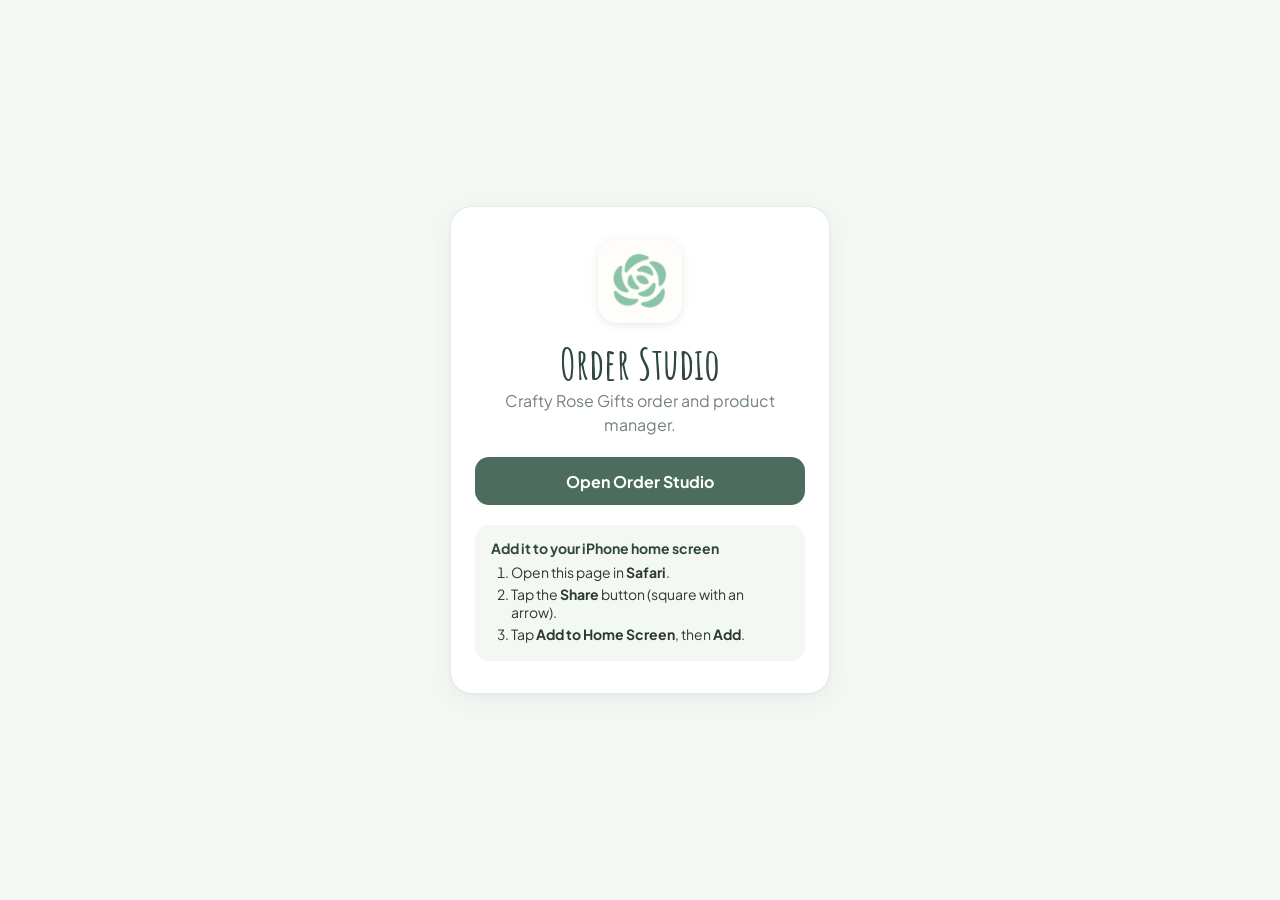
<file: orders.html>
<!DOCTYPE html>
<html lang="en-CA">
<head>
  <meta charset="utf-8">
  <meta name="viewport" content="width=device-width, initial-scale=1, viewport-fit=cover">
  <title>Order Studio</title>
  <meta name="robots" content="noindex">
  <meta name="apple-mobile-web-app-capable" content="yes">
  <meta name="mobile-web-app-capable" content="yes">
  <meta name="apple-mobile-web-app-title" content="Order Studio">
  <meta name="apple-mobile-web-app-status-bar-style" content="default">
  <meta name="theme-color" content="#F4F8F5">
  <link rel="apple-touch-icon" href="/order-studio-icon.png">
  <link rel="icon" type="image/png" href="/rose64.png">
  <link rel="preconnect" href="https://fonts.googleapis.com">
  <link rel="preconnect" href="https://fonts.gstatic.com" crossorigin>
  <link href="https://fonts.googleapis.com/css2?family=Amatic+SC:wght@700&family=Plus+Jakarta+Sans:wght@400;600;700&display=swap" rel="stylesheet">
  <style>
    :root { --forest: #4C6D5E; --forest-800: #2F473C; --sage-50: #F4F8F5; --sage-100: #EAF3EE; --line: #E4ECE7; --ink: #2C3832; --muted: #74827A; }
    * { box-sizing: border-box; }
    html, body { margin: 0; min-height: 100%; }
    body { font-family: "Plus Jakarta Sans", system-ui, -apple-system, sans-serif; background: var(--sage-50); color: var(--ink);
      display: flex; align-items: center; justify-content: center; min-height: 100vh; padding: 24px 16px; text-align: center; }
    .card { background: #fff; border: 1px solid var(--line); border-radius: 22px; padding: 32px 24px; max-width: 380px; width: 100%;
      box-shadow: 0 1px 2px rgba(47,71,60,.04), 0 6px 22px rgba(47,71,60,.06); }
    .icon { width: 84px; height: 84px; border-radius: 20px; box-shadow: 0 2px 10px rgba(47,71,60,.12); }
    h1 { font-family: "Amatic SC", cursive; font-size: 44px; color: var(--forest-800); margin: 14px 0 4px; line-height: 1; }
    p { color: var(--muted); line-height: 1.5; margin: 0 0 20px; }
    .btn { display: inline-flex; align-items: center; justify-content: center; height: 48px; padding: 0 24px; border-radius: 14px;
      background: var(--forest); color: #fff; font-weight: 700; text-decoration: none; width: 100%; }
    .steps { text-align: left; background: var(--sage-50); border-radius: 14px; padding: 14px 16px; margin-top: 20px; font-size: 14px; }
    .steps strong { display: block; margin-bottom: 6px; color: var(--forest-800); }
    .steps ol { margin: 0; padding-left: 20px; }
    .steps li { margin: 4px 0; }
    .opening { display: none; }
    .standalone .opening { display: block; }
    .standalone .setup { display: none; }
  </style>
  <script>
    var APP_URL = 'https://script.google.com/macros/s/AKfycbwousFpijpxAXQR2GmUnlGjWEfNLayAnKVjJmJlI9u9hJsP-X_plMvq5-_MgBBUN12z/exec';
    // Opened from the home screen icon: go straight to the app
    var standalone = window.navigator.standalone === true || (window.matchMedia && window.matchMedia('(display-mode: standalone)').matches);
    if (standalone) {
      document.documentElement.className = 'standalone';
      window.location.replace(APP_URL);
    }
  </script>
</head>
<body>
  <main class="card">
    <img class="icon" src="/order-studio-icon.png" alt="Crafty Rose">
    <h1>Order Studio</h1>
    <div class="opening"><p>Opening your studio…</p></div>
    <div class="setup">
      <p>Crafty Rose Gifts order and product manager.</p>
      <a class="btn" id="open" href="#">Open Order Studio</a>
      <div class="steps">
        <strong>Add it to your iPhone home screen</strong>
        <ol>
          <li>Open this page in <b>Safari</b>.</li>
          <li>Tap the <b>Share</b> button (square with an arrow).</li>
          <li>Tap <b>Add to Home Screen</b>, then <b>Add</b>.</li>
        </ol>
      </div>
    </div>
  </main>
  <script>document.getElementById('open').href = APP_URL;</script>
</body>
</html>
</file>
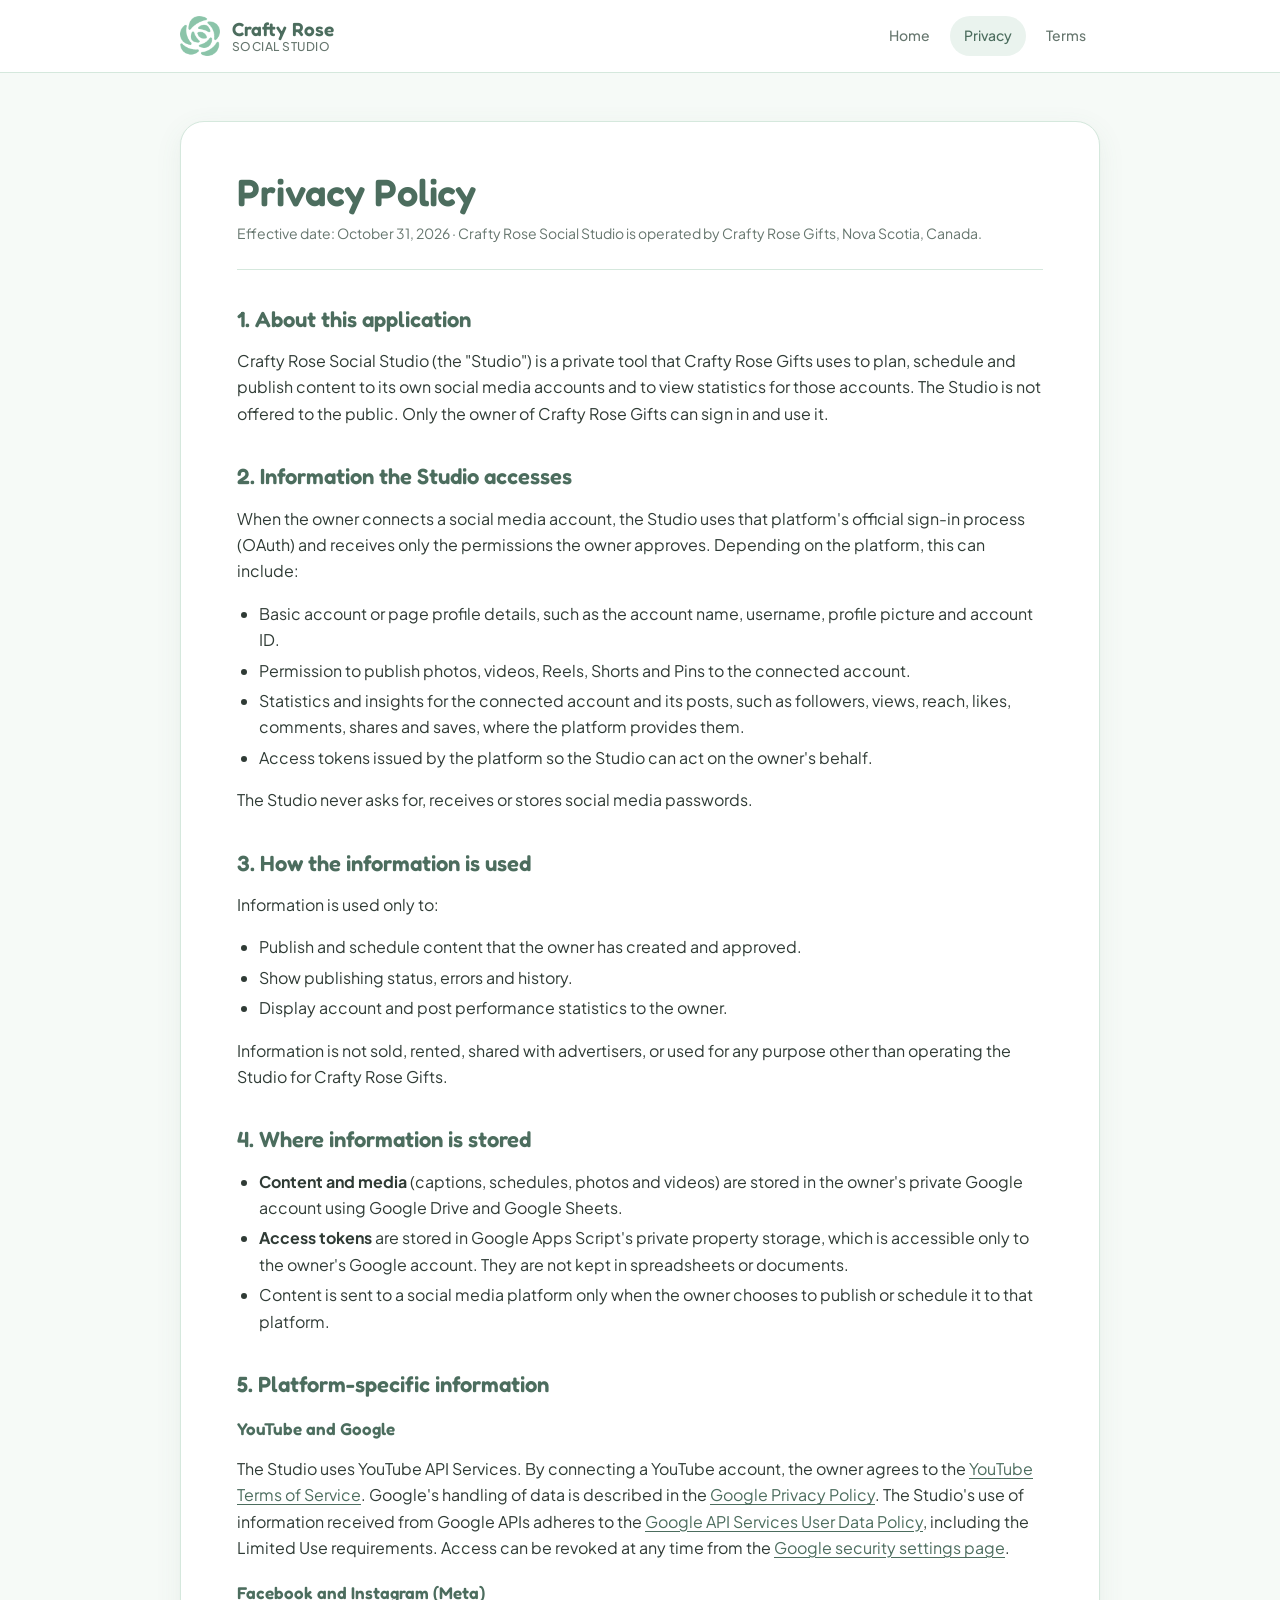
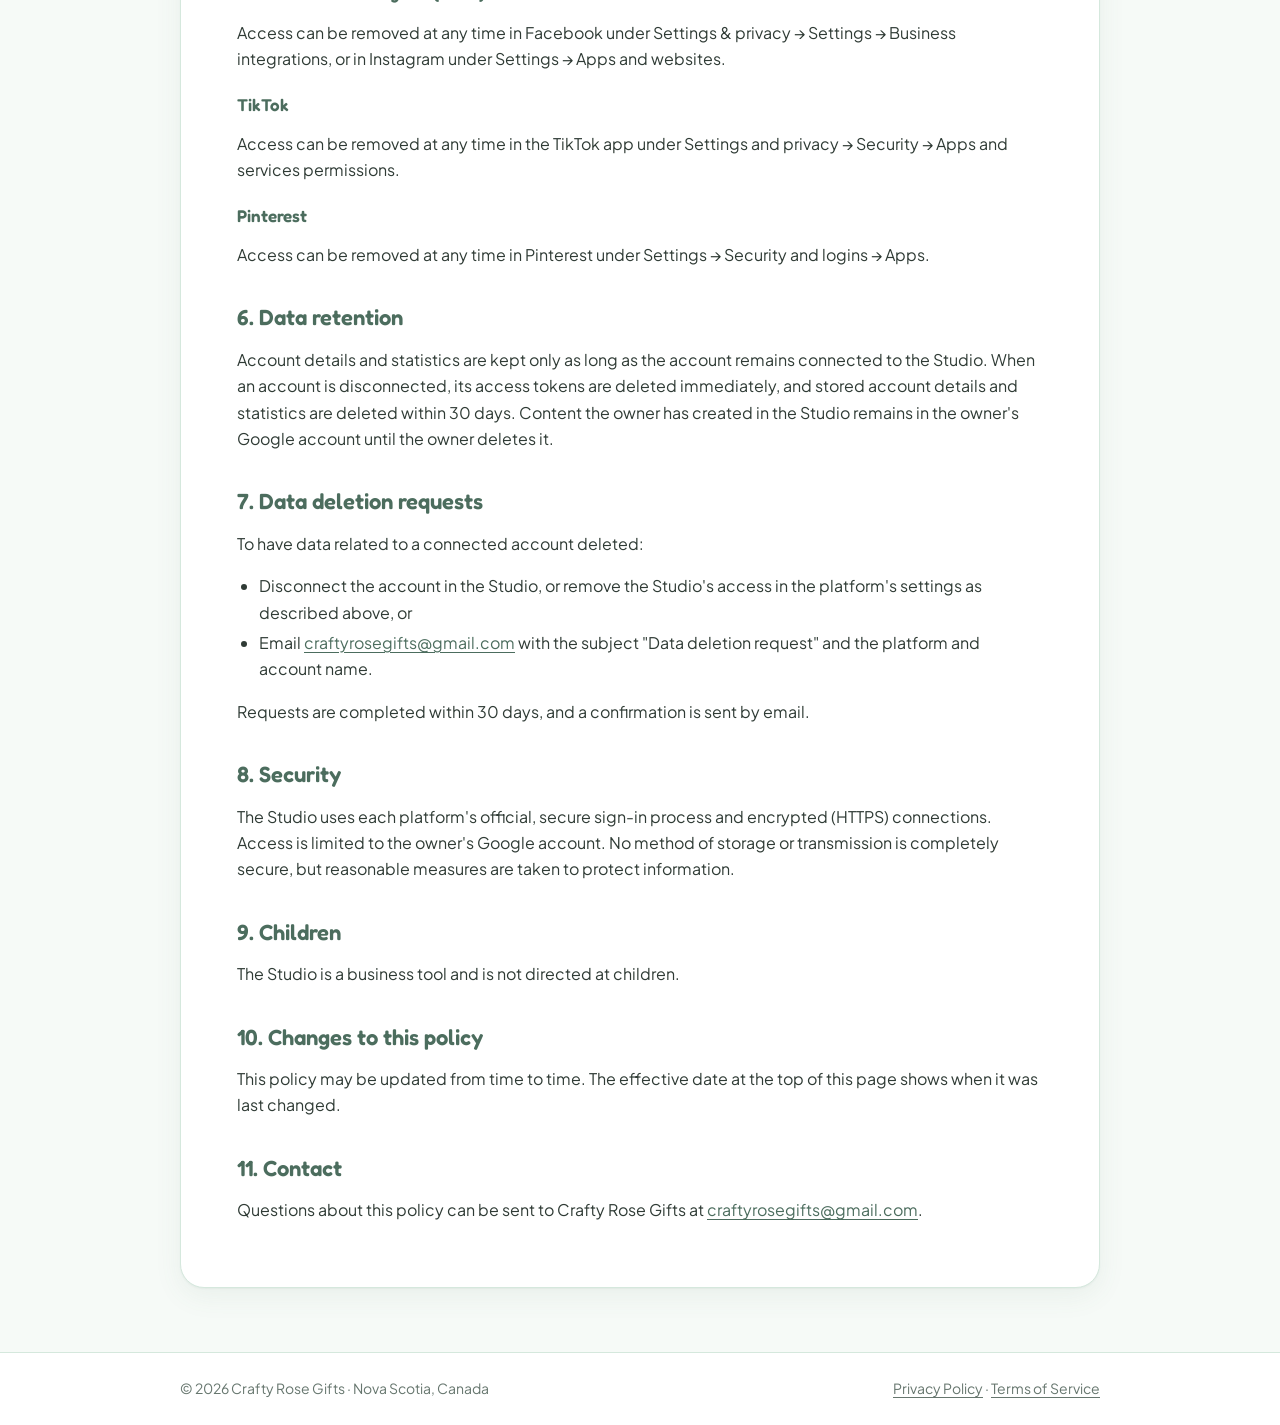
<file: privacy.html>
<!doctype html>
<html lang="en-CA">
<head>
  <meta charset="utf-8">
  <meta name="viewport" content="width=device-width, initial-scale=1">
  <title>Privacy Policy · Crafty Rose Social Studio</title>
  <meta name="description" content="Privacy Policy for Crafty Rose Social Studio.">
  <link rel="icon" href="rose64.png" type="image/png"><link rel="apple-touch-icon" href="rose180.png">
  <link rel="preconnect" href="https://fonts.googleapis.com">
  <link rel="preconnect" href="https://fonts.gstatic.com" crossorigin>
  <link href="https://fonts.googleapis.com/css2?family=Fredoka:wght@500;600&family=Plus+Jakarta+Sans:wght@400;500;600&display=swap" rel="stylesheet">
  <link rel="stylesheet" href="styles.css">
</head>
<body>
  <header class="site-header">
    <div class="inner">
      <a class="brand" href="./">
        <img class="brand-mark" src="rose.png" alt="">
        <span class="brand-name">Crafty Rose<small>SOCIAL STUDIO</small></span>
      </a>
      <nav>
        <a href="./">Home</a>
        <a href="privacy.html" aria-current="page">Privacy</a>
        <a href="terms.html">Terms</a>
      </nav>
    </div>
  </header>

  <main>
    <article class="doc">
      <h1>Privacy Policy</h1>
      <p class="meta">Effective date: October 31, 2026 &middot; Crafty Rose Social Studio is operated by Crafty Rose Gifts, Nova Scotia, Canada.</p>

      <h2>1. About this application</h2>
      <p>Crafty Rose Social Studio (the "Studio") is a private tool that Crafty Rose Gifts uses to plan, schedule and publish content to its own social media accounts and to view statistics for those accounts. The Studio is not offered to the public. Only the owner of Crafty Rose Gifts can sign in and use it.</p>

      <h2>2. Information the Studio accesses</h2>
      <p>When the owner connects a social media account, the Studio uses that platform's official sign-in process (OAuth) and receives only the permissions the owner approves. Depending on the platform, this can include:</p>
      <ul>
        <li>Basic account or page profile details, such as the account name, username, profile picture and account ID.</li>
        <li>Permission to publish photos, videos, Reels, Shorts and Pins to the connected account.</li>
        <li>Statistics and insights for the connected account and its posts, such as followers, views, reach, likes, comments, shares and saves, where the platform provides them.</li>
        <li>Access tokens issued by the platform so the Studio can act on the owner's behalf.</li>
      </ul>
      <p>The Studio never asks for, receives or stores social media passwords.</p>

      <h2>3. How the information is used</h2>
      <p>Information is used only to:</p>
      <ul>
        <li>Publish and schedule content that the owner has created and approved.</li>
        <li>Show publishing status, errors and history.</li>
        <li>Display account and post performance statistics to the owner.</li>
      </ul>
      <p>Information is not sold, rented, shared with advertisers, or used for any purpose other than operating the Studio for Crafty Rose Gifts.</p>

      <h2>4. Where information is stored</h2>
      <ul>
        <li><strong>Content and media</strong> (captions, schedules, photos and videos) are stored in the owner's private Google account using Google Drive and Google Sheets.</li>
        <li><strong>Access tokens</strong> are stored in Google Apps Script's private property storage, which is accessible only to the owner's Google account. They are not kept in spreadsheets or documents.</li>
        <li>Content is sent to a social media platform only when the owner chooses to publish or schedule it to that platform.</li>
      </ul>

      <h2>5. Platform-specific information</h2>
      <h3>YouTube and Google</h3>
      <p>The Studio uses YouTube API Services. By connecting a YouTube account, the owner agrees to the <a href="https://www.youtube.com/t/terms" rel="noopener">YouTube Terms of Service</a>. Google's handling of data is described in the <a href="https://policies.google.com/privacy" rel="noopener">Google Privacy Policy</a>. The Studio's use of information received from Google APIs adheres to the <a href="https://developers.google.com/terms/api-services-user-data-policy" rel="noopener">Google API Services User Data Policy</a>, including the Limited Use requirements. Access can be revoked at any time from the <a href="https://myaccount.google.com/permissions" rel="noopener">Google security settings page</a>.</p>
      <h3>Facebook and Instagram (Meta)</h3>
      <p>Access can be removed at any time in Facebook under Settings &amp; privacy &rarr; Settings &rarr; Business integrations, or in Instagram under Settings &rarr; Apps and websites.</p>
      <h3>TikTok</h3>
      <p>Access can be removed at any time in the TikTok app under Settings and privacy &rarr; Security &rarr; Apps and services permissions.</p>
      <h3>Pinterest</h3>
      <p>Access can be removed at any time in Pinterest under Settings &rarr; Security and logins &rarr; Apps.</p>

      <h2>6. Data retention</h2>
      <p>Account details and statistics are kept only as long as the account remains connected to the Studio. When an account is disconnected, its access tokens are deleted immediately, and stored account details and statistics are deleted within 30 days. Content the owner has created in the Studio remains in the owner's Google account until the owner deletes it.</p>

      <h2 id="data-deletion">7. Data deletion requests</h2>
      <p>To have data related to a connected account deleted:</p>
      <ul>
        <li>Disconnect the account in the Studio, or remove the Studio's access in the platform's settings as described above, or</li>
        <li>Email <a href="mailto:craftyrosegifts@gmail.com?subject=Data%20deletion%20request">craftyrosegifts@gmail.com</a> with the subject "Data deletion request" and the platform and account name.</li>
      </ul>
      <p>Requests are completed within 30 days, and a confirmation is sent by email.</p>

      <h2>8. Security</h2>
      <p>The Studio uses each platform's official, secure sign-in process and encrypted (HTTPS) connections. Access is limited to the owner's Google account. No method of storage or transmission is completely secure, but reasonable measures are taken to protect information.</p>

      <h2>9. Children</h2>
      <p>The Studio is a business tool and is not directed at children.</p>

      <h2>10. Changes to this policy</h2>
      <p>This policy may be updated from time to time. The effective date at the top of this page shows when it was last changed.</p>

      <h2>11. Contact</h2>
      <p>Questions about this policy can be sent to Crafty Rose Gifts at <a href="mailto:craftyrosegifts@gmail.com">craftyrosegifts@gmail.com</a>.</p>
    </article>
  </main>

  <footer class="site-footer">
    <div class="inner">
      <span>&copy; 2026 Crafty Rose Gifts &middot; Nova Scotia, Canada</span>
      <span><a href="privacy.html">Privacy Policy</a> &middot; <a href="terms.html">Terms of Service</a></span>
    </div>
  </footer>
</body>
</html>
</file>
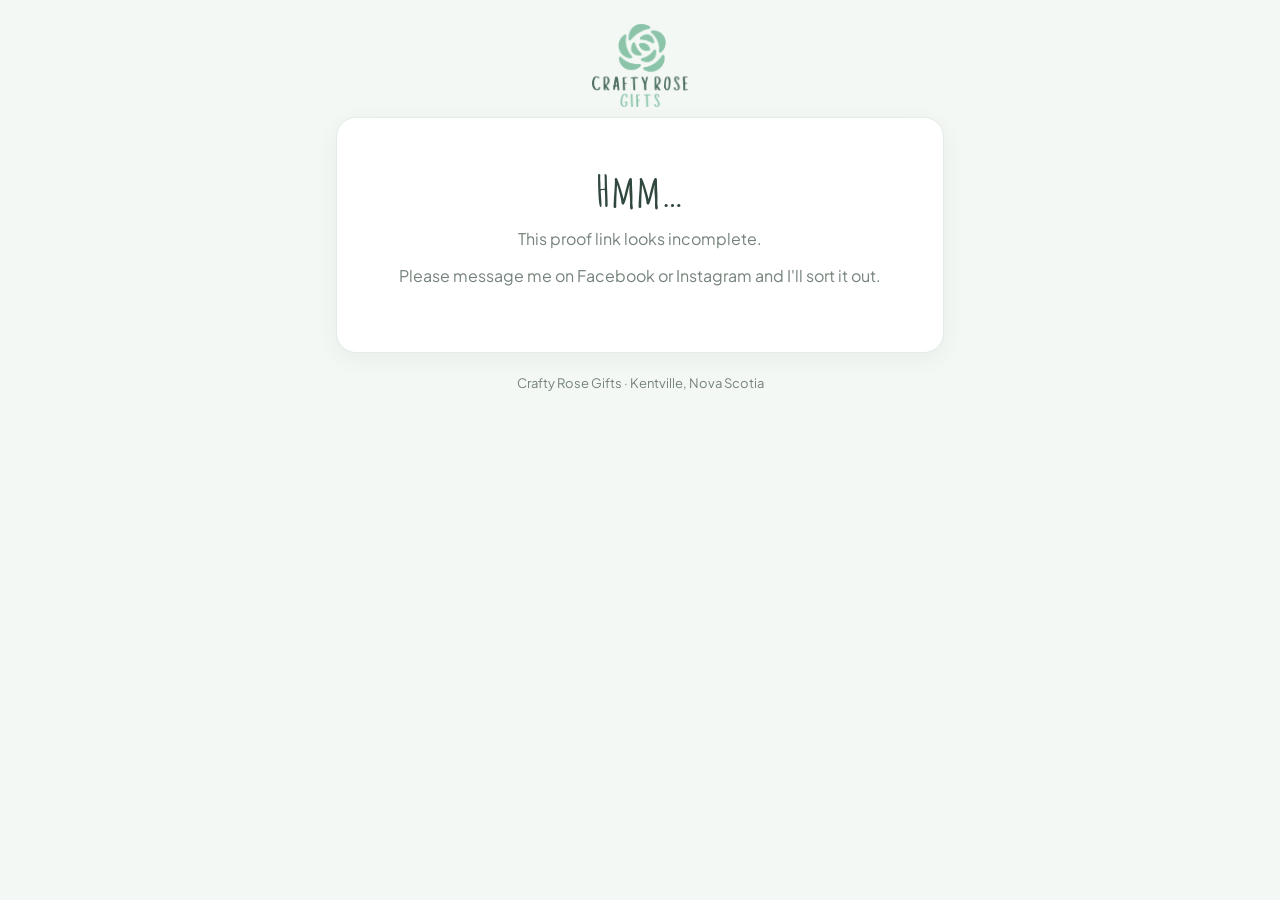
<file: proof.html>
<!doctype html>
<html lang="en-CA">
<head>
<meta charset="utf-8">
<meta name="viewport" content="width=device-width, initial-scale=1, viewport-fit=cover">
<meta name="robots" content="noindex">
<title>Your proof · Crafty Rose Gifts</title>
<link rel="icon" href="rose64.png" type="image/png"><link rel="apple-touch-icon" href="rose180.png">
<meta property="og:title" content="Your proof is ready · Crafty Rose Gifts">
<meta property="og:description" content="Have a look at your design and approve it or ask for changes.">
<meta property="og:image" content="https://studio.craftyrosegifts.ca/logo.png">
<link rel="preconnect" href="https://fonts.googleapis.com"><link rel="preconnect" href="https://fonts.gstatic.com" crossorigin>
<link href="https://fonts.googleapis.com/css2?family=Amatic+SC:wght@700&family=Plus+Jakarta+Sans:wght@400;500;600;700&display=swap" rel="stylesheet">
<style>
:root{--forest:#4C6D5E;--forest-700:#3D5A4D;--forest-800:#2F473C;--green:#88C4A9;--sage-50:#F4F8F5;--sage-100:#EAF3EE;--sage-200:#D3E5DA;--line:#E4ECE7;--ink:#2C3832;--muted:#74827A;--red:#A8464C}
*{box-sizing:border-box}
html{-webkit-text-size-adjust:100%}
body{margin:0;font-family:"Plus Jakarta Sans",system-ui,-apple-system,sans-serif;color:var(--ink);background:var(--sage-50);-webkit-font-smoothing:antialiased;overflow-x:hidden}
img{max-width:100%;display:block}
button,textarea{font:inherit;color:inherit}
.wrap{max-width:640px;margin:0 auto;padding:24px 16px 48px}
.logo{width:96px;margin:0 auto 10px}
.card{background:#fff;border:1px solid var(--line);border-radius:20px;padding:22px 18px;box-shadow:0 6px 22px rgba(47,71,60,.06)}
h1{font-family:"Amatic SC",cursive;font-size:44px;line-height:1;margin:0 0 6px;color:var(--forest-800);text-align:center}
.sub{text-align:center;color:var(--muted);margin:0 0 18px}
.msg{background:var(--sage-100);border-radius:14px;padding:12px 14px;line-height:1.55;white-space:pre-line;margin-bottom:16px}
.imgs{display:flex;flex-direction:column;gap:12px;margin-bottom:16px}
.imgs img{width:100%;border-radius:14px;border:1px solid var(--line);background:var(--sage-100)}
.items{border-top:1px solid var(--line);padding-top:12px;margin-top:4px}
.it{padding:6px 0}
.it b{display:block}
.it span{font-size:13px;color:var(--muted);overflow-wrap:anywhere}
.tot{display:flex;justify-content:space-between;font-weight:700;font-size:18px;border-top:1px solid var(--line);padding-top:12px;margin-top:8px}
.btn{display:flex;align-items:center;justify-content:center;gap:8px;width:100%;border:0;border-radius:14px;height:54px;font-weight:700;font-size:17px;cursor:pointer;text-decoration:none;margin-top:10px}
.btn-p{background:var(--forest);color:#fff}.btn-p:hover{background:var(--forest-700)}
.btn-s{background:#fff;color:var(--forest-800);border:1px solid var(--line)}
.btn[disabled]{opacity:.6;cursor:wait}
textarea{width:100%;min-height:110px;border:1px solid var(--line);border-radius:14px;padding:12px 14px;font-size:16px;resize:vertical;margin-top:6px}
textarea:focus{outline:2px solid var(--green);border-color:var(--green)}
.err{color:var(--red);font-weight:600;font-size:14px;margin-top:10px;text-align:center}
.status{text-align:center;border-radius:14px;padding:14px;font-weight:600;margin:16px 0 0;line-height:1.5}
.status.ok{background:#E4F2EA;color:#2F6A4E}
.status.ch{background:#FFF6E5;color:#5B4513}
.actions{margin-top:18px}
.state{text-align:center;padding:50px 10px;color:var(--muted)}
.spin{width:34px;height:34px;border:3px solid var(--sage-200);border-top-color:var(--forest);border-radius:50%;animation:sp 1s linear infinite;margin:0 auto 14px}
@keyframes sp{to{transform:rotate(360deg)}}
.fin{margin-bottom:18px}
.fin h2{font-family:"Amatic SC",cursive;font-size:34px;line-height:1;margin:0 0 10px;color:var(--forest-800);text-align:center}
.fin .imgs{margin-bottom:0}
footer{text-align:center;color:var(--muted);font-size:13px;margin-top:22px}
footer a{color:var(--forest)}
</style>
</head>
<body>
<div class="wrap">
  <img class="logo" src="logo.png" alt="Crafty Rose Gifts">
  <div id="app"><div class="card state"><div class="spin"></div>Loading…</div></div>
  <footer id="foot">Crafty Rose Gifts · Kentville, Nova Scotia</footer>
</div>
<script>
var API = 'https://script.google.com/macros/s/AKfycbzg84RXS8672czlZKC7Y78cQ2ieEuD6-y3MO1_yFlNdU67Vxj4zXEDIMLaPXWYfZbo/exec';
var TOKEN = (location.search.match(/[?&]t=([a-f0-9]{40})/) || [])[1] || '';
var P = null, MODE = '';
var $ = function (s) { return document.querySelector(s); };
function esc(t) { return String(t == null ? '' : t).replace(/[&<>"']/g, function (c) { return { '&': '&amp;', '<': '&lt;', '>': '&gt;', '"': '&quot;', "'": '&#39;' }[c]; }); }
function api(params, body) {
  var url = API + '?' + Object.keys(params).map(function (k) { return k + '=' + encodeURIComponent(params[k]); }).join('&');
  var opt = body ? { method: 'POST', headers: { 'Content-Type': 'text/plain;charset=utf-8' }, body: JSON.stringify(body) } : {};
  return fetch(url, opt).then(function (r) { return r.json(); }).then(function (j) { if (!j.ok) throw new Error(j.error || 'Something went wrong.'); return j.data; });
}
function fail(msg) { $('#app').innerHTML = '<div class="card state"><h1>Hmm…</h1><p>' + esc(msg) + '</p><p>Please message me on Facebook or Instagram and I\'ll sort it out.</p></div>'; }
function render() {
  var b = P.business || {};
  if (b.email || b.instagram) $('#foot').innerHTML = esc(b.businessName || 'Crafty Rose Gifts') + (b.email ? ' · <a href="mailto:' + esc(b.email) + '">' + esc(b.email) + '</a>' : '') + (b.instagram ? ' · Instagram ' + esc(b.instagram) : '');
  var det = !P.images.length;   // a details proof: no picture, the customer checks the order details
  var fin = P.finished || [], only = !P.status;   // finished photos (Nov 2026); only = a link made just for them (no proof was sent)
  var pay = P.pay, payAmt = pay ? (pay.linkFor === 'deposit' ? pay.deposit : pay.balance) : P.total;
  var h = '<div class="card"><h1>' + (only ? 'Your order is ready!' : det ? 'Please check your order details' : 'Your proof is ready!') + '</h1><p class="sub">Order ' + esc(P.number) + (P.firstName ? ' · for ' + esc(P.firstName) : '') + '</p>' +
    (fin.length ? '<div class="fin"><h2>Your finished piece</h2><div class="imgs">' + fin.map(function (src, i) { return '<img src="' + src + '" alt="Finished piece ' + (i + 1) + '">'; }).join('') + '</div></div>' : '') +
    (P.message && !only ? '<div class="msg">' + esc(P.message) + '</div>' : '') +
    (det ? '<p class="sub" style="margin:10px 0 4px">Please check the names, spelling, dates and choices below. This is exactly what I\'ll make.</p>' : '') +
    '<div class="imgs">' + P.images.map(function (src, i) { return '<img src="' + src + '" alt="Proof ' + (i + 1) + '">'; }).join('') + '</div>' +
    '<div class="items">' + P.items.map(function (it) { return '<div class="it"><b>' + esc(it.qty) + ' × ' + esc(it.name) + '</b><span>' + it.details.map(esc).join('<br>') + '</span></div>'; }).join('') + '</div>' +
    '<div class="tot"><span>Total</span><span>$' + P.total.toFixed(2) + '</span></div>' +
    (pay && pay.depositReceived && !P.paid ? '<div class="it"><span>Deposit received: $' + pay.deposit.toFixed(2) + ' · Left to pay: $' + pay.balance.toFixed(2) + '</span></div>' : '');
  if (only) h += P.paid ? '<div class="status ok">This order is paid. Thank you!</div>' : '';
  else if (P.paid) h += '<div class="status ok">' + (fin.length ? 'This order is paid. Thank you!' : 'This order is paid. Thank you! I\'m working on it now.') + '</div>';
  else if (P.status === 'approved') {
    h += '<div class="status ok">' + (det ? 'You approved these details. Thank you!' : 'You approved this proof. Thank you!') + '</div>' +
      (P.paymentLink ? '<a class="btn btn-p" href="' + esc(P.paymentLink) + '">' + (pay && pay.linkFor === 'deposit' ? 'Pay the deposit · $' : 'Pay now · $') + payAmt.toFixed(2) + '</a><p class="sub" style="margin-top:8px;font-size:13px">Secure card payment by Stripe. You can also pay by e-transfer or cash. Just let me know.</p>'
        : '<p class="sub" style="margin-top:10px">I\'ll send you payment details shortly.</p>');
  } else if (MODE === 'changes') {
    h += '<div class="actions"><label for="cmt"><b>What would you like changed?</b></label><textarea id="cmt" placeholder="e.g. Can the name be a bit bigger?"></textarea>' +
      '<button class="btn btn-p" type="button" id="sendCh">Send my changes</button><button class="btn btn-s" type="button" id="back">Back</button><div class="err" id="err"></div></div>';
  } else {
    if (P.status === 'changes' && P.comment) h += '<div class="status ch">You asked for: "' + esc(P.comment) + '"<br>I\'ll send an updated proof soon.</div>';
    h += '<div class="actions"><button class="btn btn-p" type="button" id="ok">' + (det ? 'Approve these details' : 'Approve this proof') + '</button><button class="btn btn-s" type="button" id="ch">Request changes</button><div class="err" id="err"></div>' +
      '<p class="sub" style="margin-top:10px;font-size:13px">Please check spelling, names and dates carefully. Once approved, I\'ll start making it.</p></div>';
  }
  $('#app').innerHTML = h + '</div>';
}
document.addEventListener('click', function (e) {
  if (e.target.closest('#ch')) { MODE = 'changes'; render(); $('#cmt').focus(); return; }
  if (e.target.closest('#back')) { MODE = ''; render(); return; }
  var ok = e.target.closest('#ok'), sc = e.target.closest('#sendCh');
  if (!ok && !sc) return;
  var comment = sc ? $('#cmt').value.trim() : '';
  if (sc && !comment) { $('#err').textContent = 'Please tell me what you\'d like changed.'; return; }
  var btn = ok || sc; btn.disabled = true; btn.textContent = 'Sending…';
  api({ action: 'respond' }, { t: TOKEN, decision: ok ? 'approve' : 'changes', comment: comment }).then(function (r) {
    P.status = r.status; P.paymentLink = r.paymentLink || ''; if (r.pay) P.pay = r.pay; if (sc) P.comment = comment; MODE = ''; render(); window.scrollTo({ top: 0, behavior: 'smooth' });
    if (sc) document.querySelector('.status').scrollIntoView({ block: 'center' });
  }).catch(function (err) { btn.disabled = false; btn.textContent = ok ? 'Approve this proof' : 'Send my changes'; $('#err').textContent = err.message; });
});
if (!TOKEN) fail('This proof link looks incomplete.');
else api({ action: 'proof', t: TOKEN }).then(function (d) { P = d; render(); }).catch(function (e) { fail(e.message); });
</script>
</body>
</html>
</file>
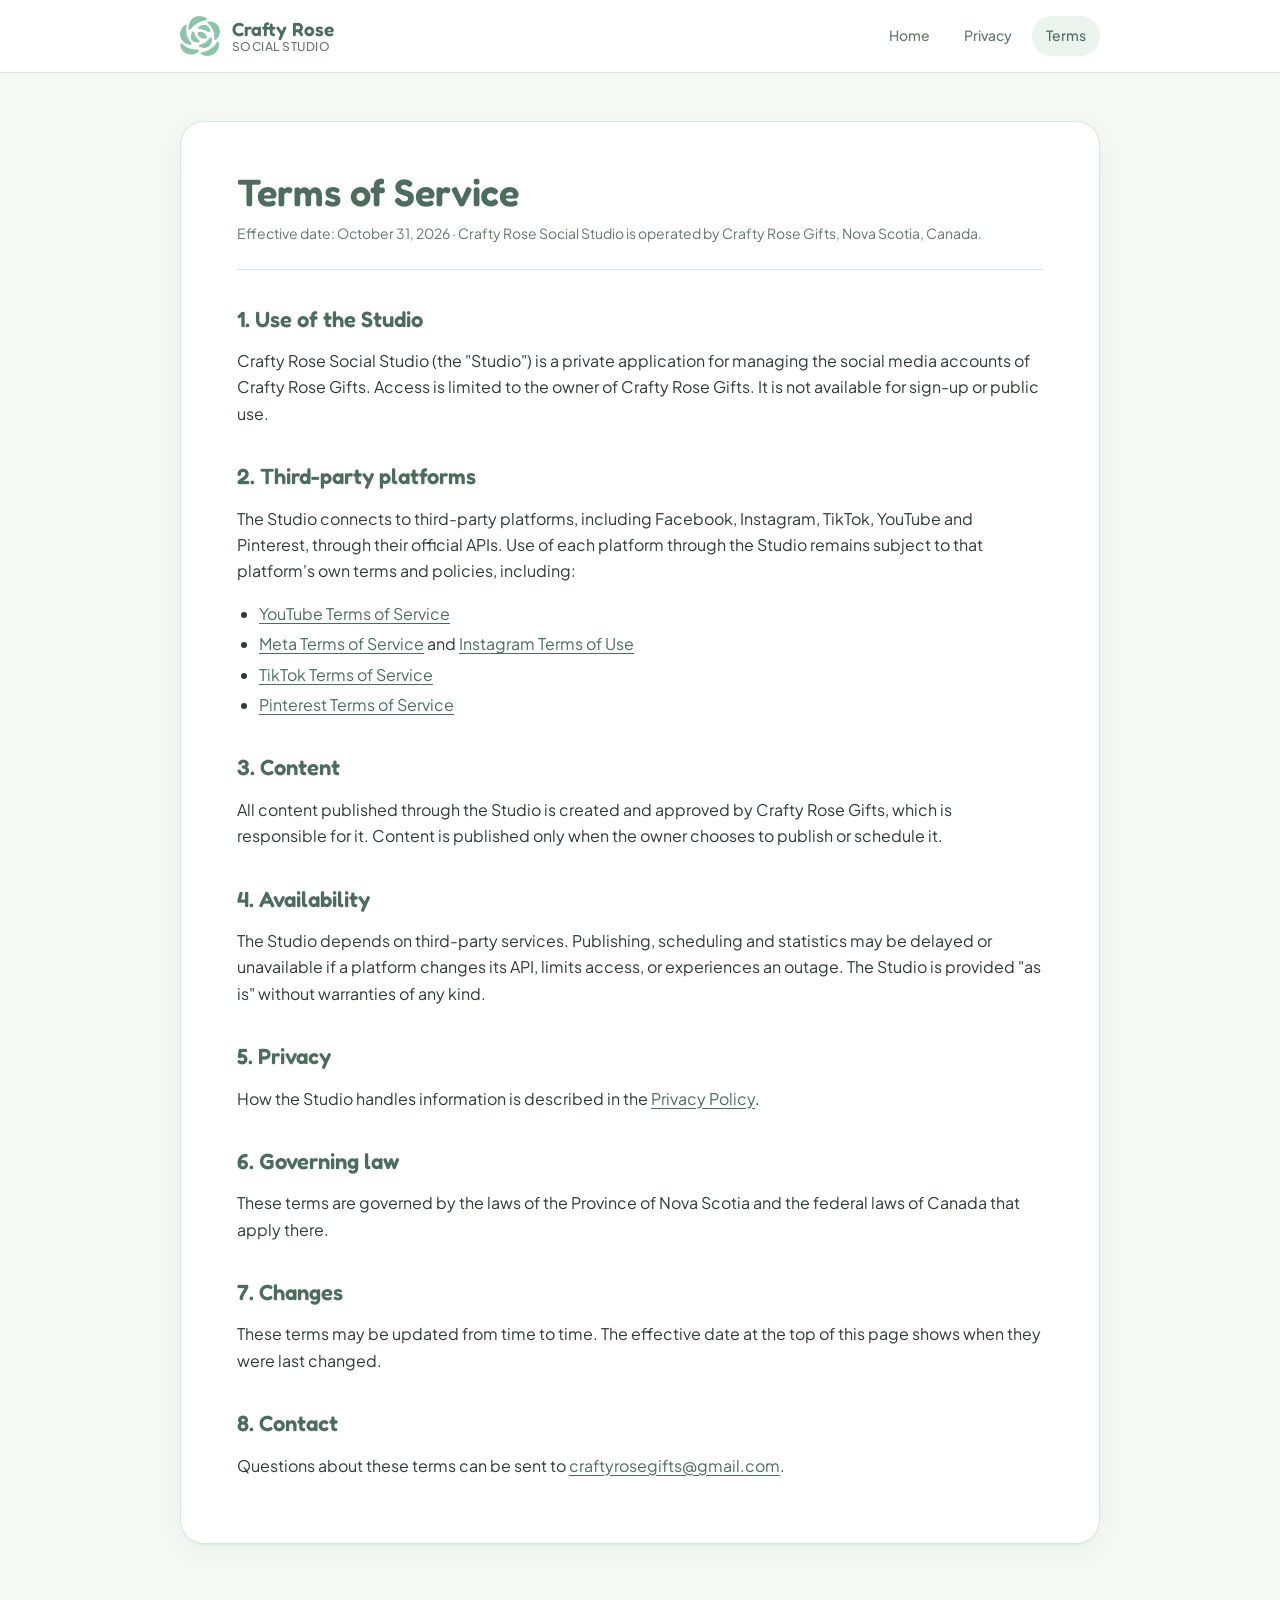
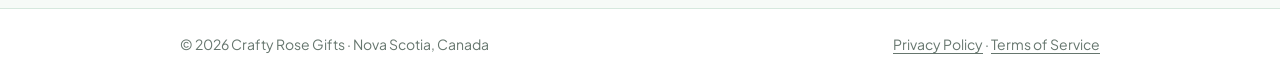
<file: terms.html>
<!doctype html>
<html lang="en-CA">
<head>
  <meta charset="utf-8">
  <meta name="viewport" content="width=device-width, initial-scale=1">
  <title>Terms of Service · Crafty Rose Social Studio</title>
  <meta name="description" content="Terms of Service for Crafty Rose Social Studio.">
  <link rel="icon" href="rose64.png" type="image/png"><link rel="apple-touch-icon" href="rose180.png">
  <link rel="preconnect" href="https://fonts.googleapis.com">
  <link rel="preconnect" href="https://fonts.gstatic.com" crossorigin>
  <link href="https://fonts.googleapis.com/css2?family=Fredoka:wght@500;600&family=Plus+Jakarta+Sans:wght@400;500;600&display=swap" rel="stylesheet">
  <link rel="stylesheet" href="styles.css">
</head>
<body>
  <header class="site-header">
    <div class="inner">
      <a class="brand" href="./">
        <img class="brand-mark" src="rose.png" alt="">
        <span class="brand-name">Crafty Rose<small>SOCIAL STUDIO</small></span>
      </a>
      <nav>
        <a href="./">Home</a>
        <a href="privacy.html">Privacy</a>
        <a href="terms.html" aria-current="page">Terms</a>
      </nav>
    </div>
  </header>

  <main>
    <article class="doc">
      <h1>Terms of Service</h1>
      <p class="meta">Effective date: October 31, 2026 &middot; Crafty Rose Social Studio is operated by Crafty Rose Gifts, Nova Scotia, Canada.</p>

      <h2>1. Use of the Studio</h2>
      <p>Crafty Rose Social Studio (the "Studio") is a private application for managing the social media accounts of Crafty Rose Gifts. Access is limited to the owner of Crafty Rose Gifts. It is not available for sign-up or public use.</p>

      <h2>2. Third-party platforms</h2>
      <p>The Studio connects to third-party platforms, including Facebook, Instagram, TikTok, YouTube and Pinterest, through their official APIs. Use of each platform through the Studio remains subject to that platform's own terms and policies, including:</p>
      <ul>
        <li><a href="https://www.youtube.com/t/terms" rel="noopener">YouTube Terms of Service</a></li>
        <li><a href="https://www.facebook.com/terms.php" rel="noopener">Meta Terms of Service</a> and <a href="https://help.instagram.com/581066165581870" rel="noopener">Instagram Terms of Use</a></li>
        <li><a href="https://www.tiktok.com/legal/terms-of-service" rel="noopener">TikTok Terms of Service</a></li>
        <li><a href="https://policy.pinterest.com/terms-of-service" rel="noopener">Pinterest Terms of Service</a></li>
      </ul>

      <h2>3. Content</h2>
      <p>All content published through the Studio is created and approved by Crafty Rose Gifts, which is responsible for it. Content is published only when the owner chooses to publish or schedule it.</p>

      <h2>4. Availability</h2>
      <p>The Studio depends on third-party services. Publishing, scheduling and statistics may be delayed or unavailable if a platform changes its API, limits access, or experiences an outage. The Studio is provided "as is" without warranties of any kind.</p>

      <h2>5. Privacy</h2>
      <p>How the Studio handles information is described in the <a href="privacy.html">Privacy Policy</a>.</p>

      <h2>6. Governing law</h2>
      <p>These terms are governed by the laws of the Province of Nova Scotia and the federal laws of Canada that apply there.</p>

      <h2>7. Changes</h2>
      <p>These terms may be updated from time to time. The effective date at the top of this page shows when they were last changed.</p>

      <h2>8. Contact</h2>
      <p>Questions about these terms can be sent to <a href="mailto:craftyrosegifts@gmail.com">craftyrosegifts@gmail.com</a>.</p>
    </article>
  </main>

  <footer class="site-footer">
    <div class="inner">
      <span>&copy; 2026 Crafty Rose Gifts &middot; Nova Scotia, Canada</span>
      <span><a href="privacy.html">Privacy Policy</a> &middot; <a href="terms.html">Terms of Service</a></span>
    </div>
  </footer>
</body>
</html>
</file>
<file: styles.css>
:root {
  --green: #8BC4A9;
  --green-dark: #4C6D5E;
  --green-deep: #3A5649;
  --sage-50: #F6FAF7;
  --sage-100: #EAF3EE;
  --sage-200: #D5E8DD;
  --warm-white: #FFFDFB;
  --white: #FFFFFF;
  --ink: #2F3B35;
  --muted: #66766E;
  --radius: 18px;
  --shadow: 0 1px 2px rgba(76,109,94,.06), 0 8px 28px rgba(76,109,94,.08);
  --font-head: "Fredoka", "Nunito", system-ui, sans-serif;
  --font-body: "Plus Jakarta Sans", "Segoe UI", system-ui, sans-serif;
}

* { box-sizing: border-box; }
html { -webkit-text-size-adjust: 100%; }
body {
  margin: 0;
  background: var(--sage-50);
  color: var(--ink);
  font-family: var(--font-body);
  font-size: 16px;
  line-height: 1.65;
  min-height: 100vh;
  display: flex;
  flex-direction: column;
}
main { flex: 1; width: 100%; }
a { color: var(--green-dark); text-underline-offset: 3px; }
a:hover { color: var(--green-deep); }

.site-header {
  background: var(--white);
  border-bottom: 1px solid var(--sage-200);
}
.site-header .inner {
  max-width: 960px; margin: 0 auto; padding: 16px 20px;
  display: flex; align-items: center; justify-content: space-between; gap: 16px; flex-wrap: wrap;
}
.brand { display: flex; align-items: center; gap: 12px; text-decoration: none; color: var(--green-dark); }
.brand-mark { width: 40px; height: 40px; object-fit: contain; }
.brand-name { font-family: var(--font-head); font-weight: 600; font-size: 19px; line-height: 1.15; }
.brand-name small { display: block; font-family: var(--font-body); font-weight: 500; font-size: 12px; color: var(--muted); letter-spacing: .04em; }
nav { display: flex; gap: 6px; flex-wrap: wrap; }
nav a {
  text-decoration: none; color: var(--muted); font-weight: 500; font-size: 14px;
  padding: 8px 14px; border-radius: 999px;
}
nav a:hover { background: var(--sage-100); color: var(--green-dark); }
nav a[aria-current="page"] { background: var(--sage-100); color: var(--green-dark); }

main { max-width: 960px; margin: 0 auto; padding: 48px 20px 64px; }

.hero {
  background: var(--white); border: 1px solid var(--sage-200); border-radius: 28px;
  box-shadow: var(--shadow); padding: 56px 40px; text-align: center;
  background-image: radial-gradient(circle at 15% 0%, var(--sage-100) 0, transparent 45%),
                    radial-gradient(circle at 90% 100%, var(--sage-100) 0, transparent 40%);
}
.eyebrow {
  display: inline-block; font-size: 13px; font-weight: 600; letter-spacing: .06em; text-transform: uppercase;
  color: var(--green-dark); background: var(--sage-100); padding: 6px 14px; border-radius: 999px; margin-bottom: 18px;
}
h1, h2, h3 { font-family: var(--font-head); color: var(--green-dark); font-weight: 600; line-height: 1.2; }
.hero h1 { font-size: clamp(32px, 5vw, 46px); margin: 0 0 14px; }
.hero p { max-width: 560px; margin: 0 auto; color: var(--muted); font-size: 17px; }

.cards { display: grid; grid-template-columns: repeat(auto-fit, minmax(240px, 1fr)); gap: 18px; margin-top: 28px; }
.card {
  background: var(--white); border: 1px solid var(--sage-200); border-radius: var(--radius);
  box-shadow: var(--shadow); padding: 24px;
}
.card h3 { margin: 0 0 6px; font-size: 19px; }
.card p { margin: 0; color: var(--muted); font-size: 15px; }
.dot { width: 10px; height: 10px; border-radius: 50%; background: var(--green); display: inline-block; margin-right: 8px; }

.doc {
  background: var(--white); border: 1px solid var(--sage-200); border-radius: 24px;
  box-shadow: var(--shadow); padding: 48px clamp(20px, 5vw, 56px);
}
.doc h1 { font-size: clamp(28px, 4vw, 38px); margin: 0 0 6px; }
.doc .meta { color: var(--muted); font-size: 14px; margin: 0 0 32px; padding-bottom: 24px; border-bottom: 1px solid var(--sage-200); }
.doc h2 { font-size: 22px; margin: 36px 0 10px; }
.doc h3 { font-size: 17px; margin: 22px 0 6px; }
.doc ul { padding-left: 22px; }
.doc li { margin: 4px 0; }
.note {
  background: var(--sage-50); border: 1px solid var(--sage-200); border-left: 4px solid var(--green);
  border-radius: 12px; padding: 14px 18px; margin: 18px 0;
}

.site-footer { border-top: 1px solid var(--sage-200); background: var(--white); }
.site-footer .inner {
  max-width: 960px; margin: 0 auto; padding: 24px 20px; color: var(--muted); font-size: 14px;
  display: flex; justify-content: space-between; gap: 12px; flex-wrap: wrap;
}
.site-footer a { color: var(--muted); }

@media (max-width: 560px) {
  main { padding: 28px 16px 48px; }
  .hero { padding: 40px 22px; border-radius: 22px; }
  .doc { border-radius: 18px; }
}
</file>
